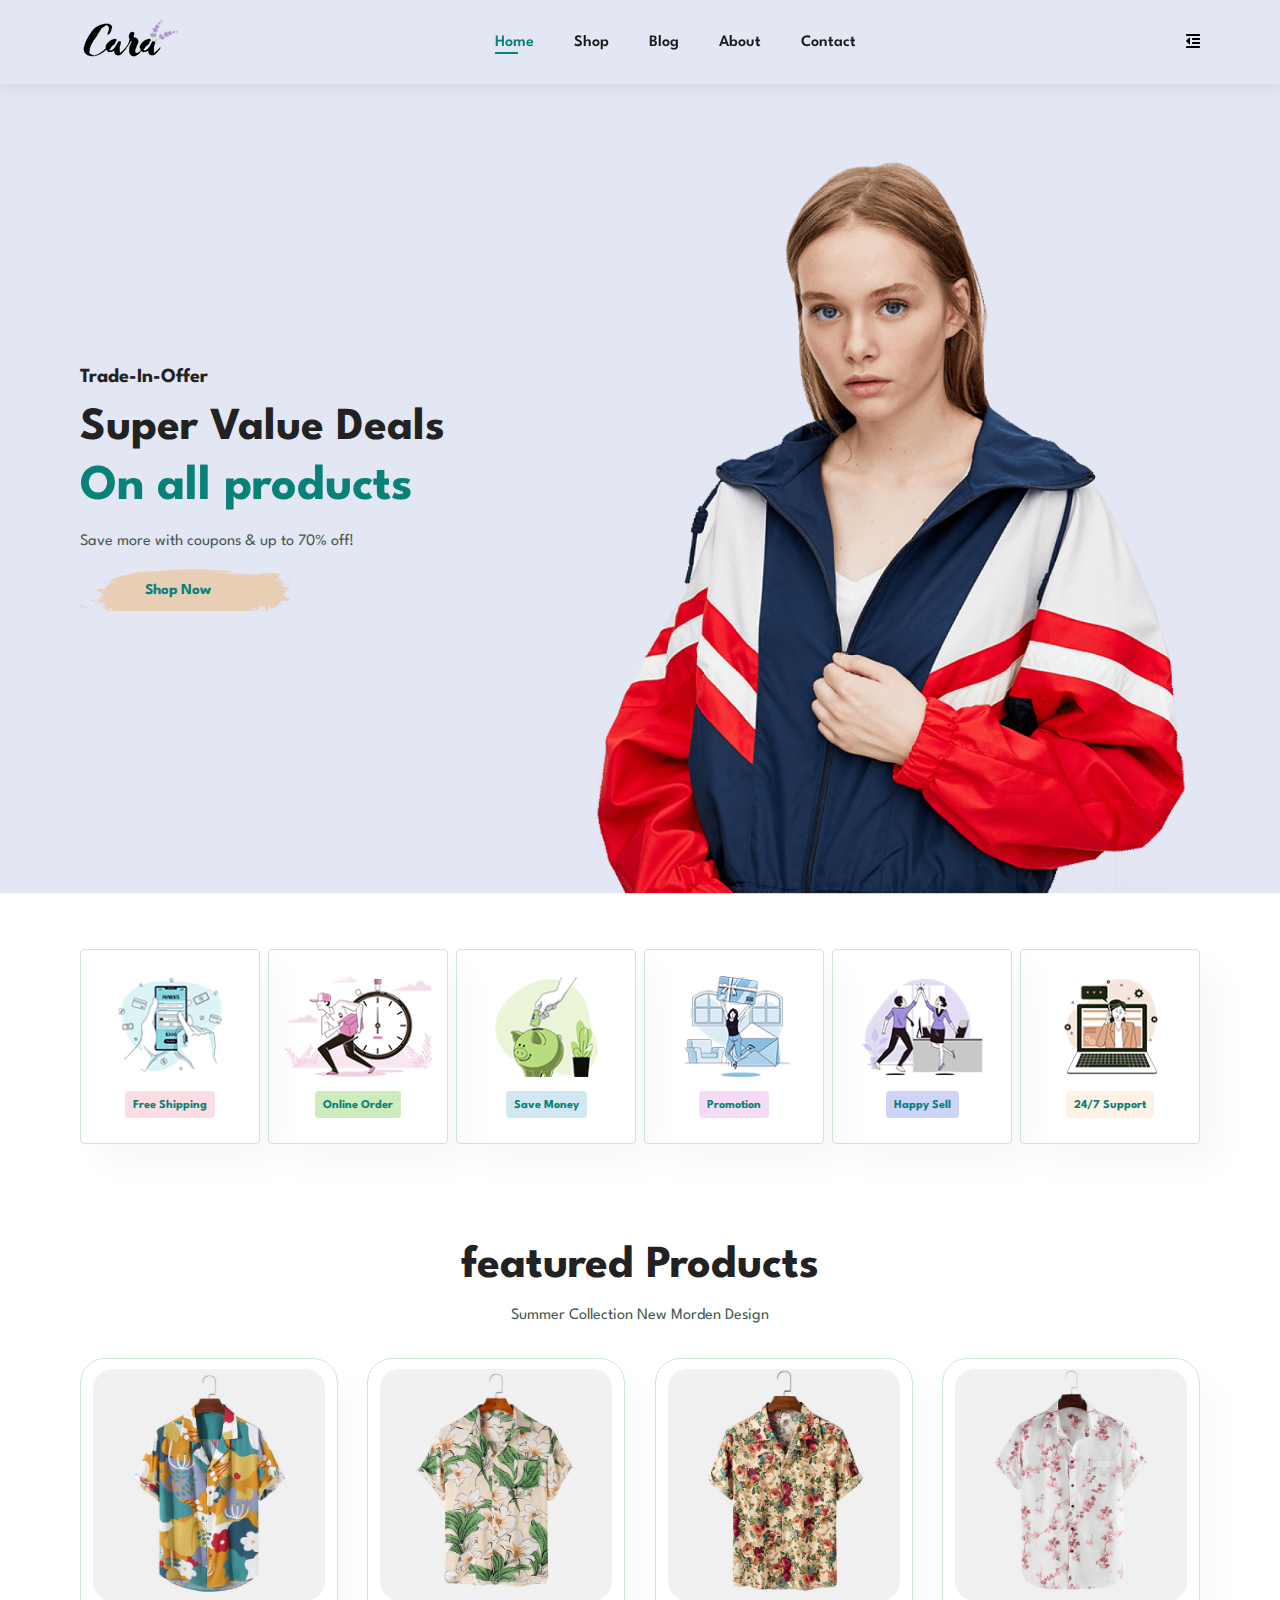
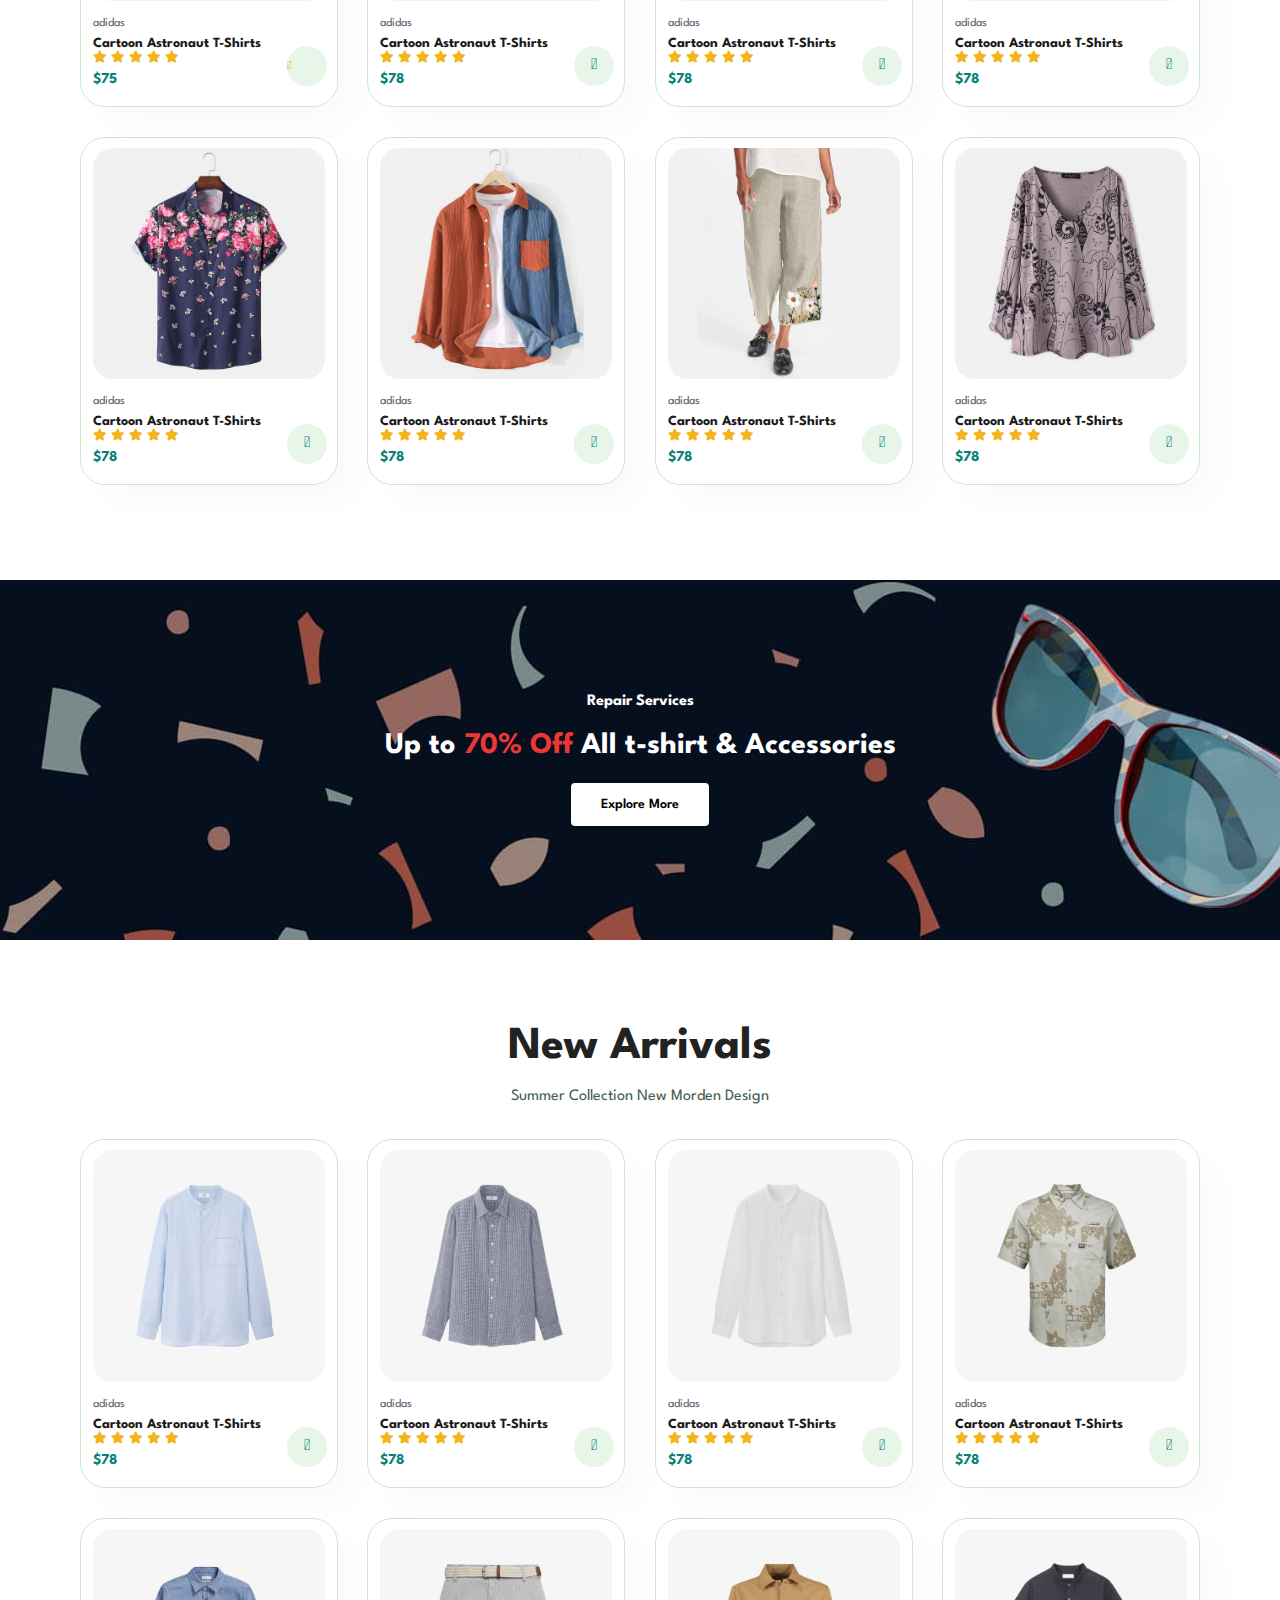
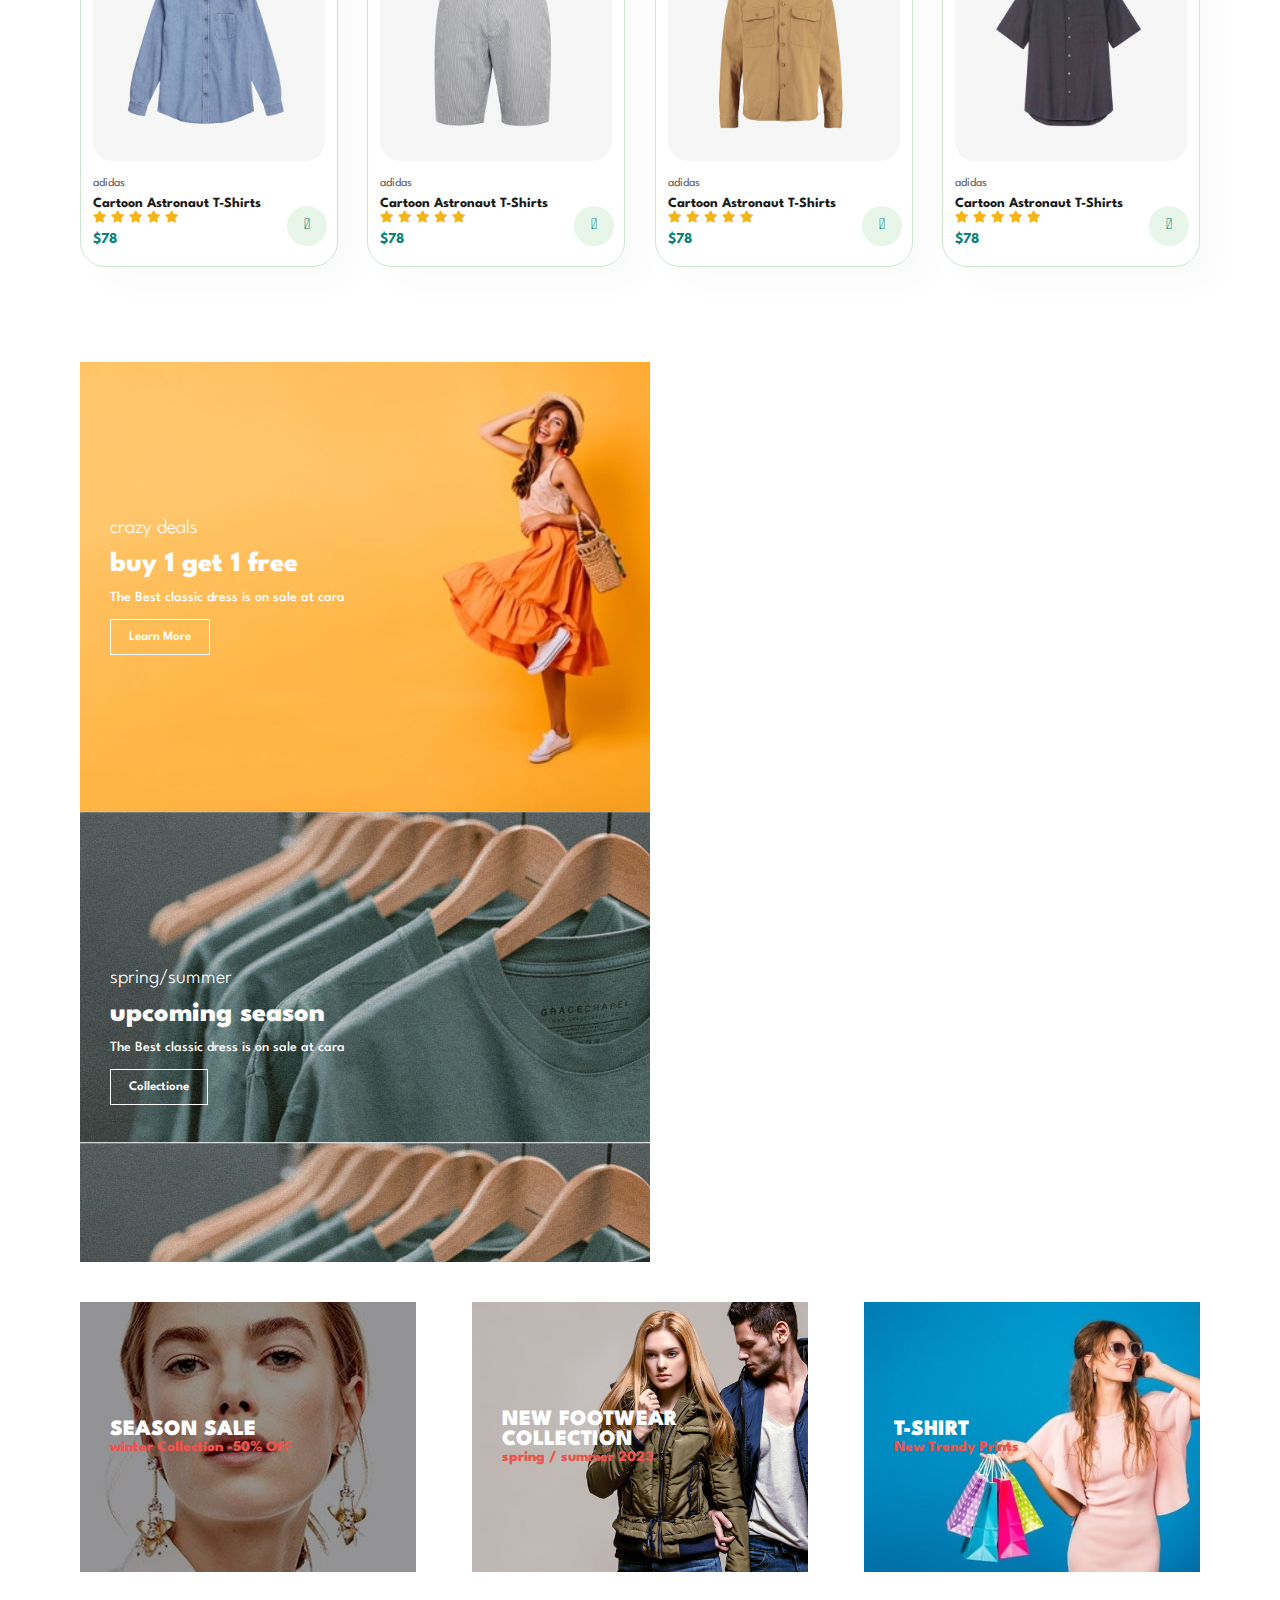
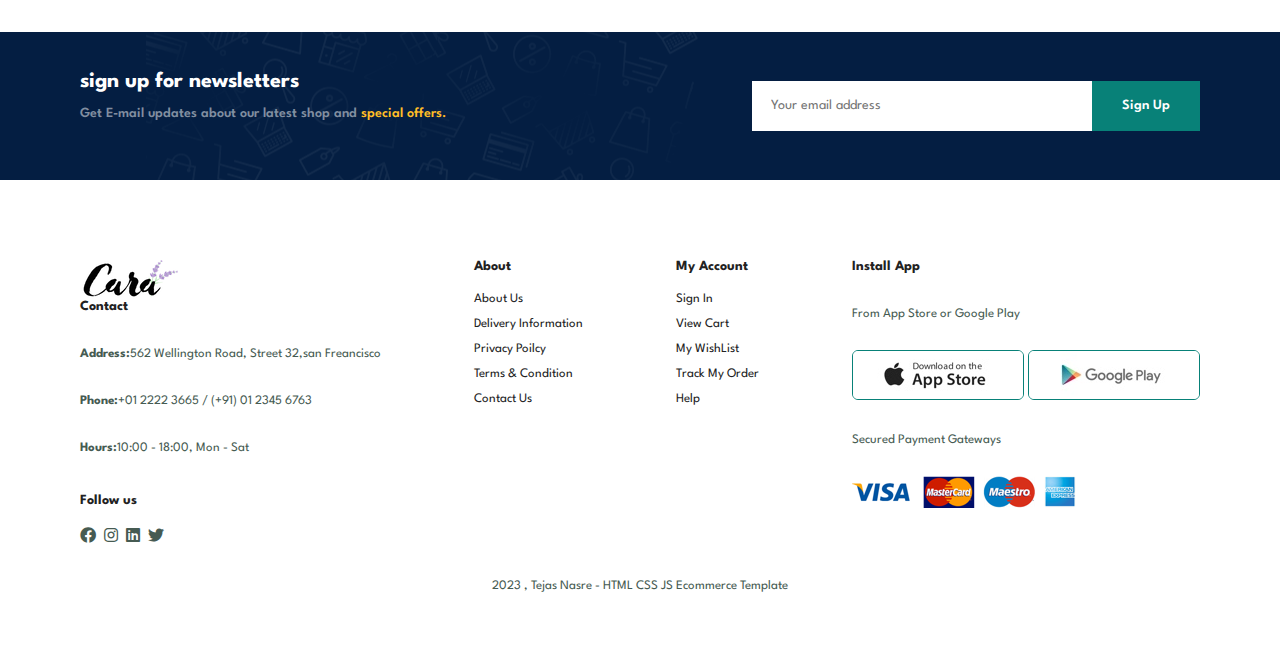
<file: index.html>
<!DOCTYPE html>
<html lang="en">
<head>
    <meta charset="UTF-8">
    <meta name="viewport" content="width=device-width, initial-scale=1.0">
    <title>Tech2etc Ecommerce Tutorial</title>
    <link rel="stylesheet" href="style.css">
    <link rel="stylesheet" href="https://pro.fontawesome.com/releases/v5.10.0/css/all.css" />
</head>
<body>
    <section id="header">
        <a href="#"><img src="./images/logo.png" alt="logo"></a>

        <div>
            <ul id="navbar">
                <li><a class="active" href="index.html">Home</a></li>
                <li><a href="shop.html">Shop</a></li>
                <li><a href="blog.html">Blog</a></li>
                <li><a href="about.html">About</a></li>
                <li><a href="contact.html">Contact</a></li>
                <li><a href="cart.html"><i class="far fa-shopping-bag"></i></a></li>
                <a href="#" id="close"><i class="fas fa-times"></i></a>
            </ul>
        </div>
        <div class="mobile">
            <i id="bar" class="fas fa-outdent"></i>
        </div>
    </section>

    <section id="hero">
        <h4>Trade-In-Offer</h4>
        <h2>Super Value Deals</h2>
        <h1>On all products</h1>
        <p>Save more with coupons & up to 70% off!</p>
        <button> Shop Now</button>
    </section>

    <section id="feature" class="section-p1">
        <div class="fe-box">
            <img src="./images/features/f1.png" alt="F-1">
            <h6>Free Shipping</h6>
        </div>
        <div class="fe-box">
            <img src="./images/features/f2.png" alt="F-1">
            <h6>Online Order</h6>
        </div>
        <div class="fe-box">
            <img src="./images/features/f3.png" alt="F-1">
            <h6>Save Money</h6>
        </div>
        <div class="fe-box">
            <img src="./images/features/f4.png" alt="F-1">
            <h6>Promotion</h6>
        </div>
        <div class="fe-box">
            <img src="./images/features/f5.png" alt="F-1">
            <h6>Happy Sell</h6>
        </div>
        <div class="fe-box">
            <img src="./images/features/f6.png" alt="F-1">
            <h6>24/7 Support</h6>
        </div>
    </section>

    <section id="product1" class="section-p1">
        <h2>featured Products</h2>
        <p>Summer Collection New Morden Design</p>
        <div class="pro-container">
            <div class="pro">
                <img src="./images/products/f1.jpg" alt="P-1">
                <div class="des">
                    <span>adidas</span>
                    <h5>Cartoon Astronaut T-Shirts</h5>
                    <div class="star">
                        <i class="fas fa-star"></i>
                        <i class="fas fa-star"></i>
                        <i class="fas fa-star"></i>
                        <i class="fas fa-star"></i>
                        <i class="fas fa-star"></i>
                    </div>
                    <h4>$75</h4>
                    <a href="#" class="cart"><i class="fal fa-shopping-cart"></i></a>
                </div>
            </div>
            <div class="pro">
                <img src="./images/products/f2.jpg" alt="P-2">
                <div class="des">
                    <span>adidas</span>
                    <h5>Cartoon Astronaut T-Shirts</h5>
                    <div class="star">
                        <i class="fas fa-star"></i>
                        <i class="fas fa-star"></i>
                        <i class="fas fa-star"></i>
                        <i class="fas fa-star"></i>
                        <i class="fas fa-star"></i>
                    </div>
                    <h4>$78</h4>
                </div>
                <a href="#" class="cart"><i class="fal fa-shopping-cart"></i></a>
            </div>
            <div class="pro">
                <img src="./images/products/f3.jpg" alt="P-3">
                <div class="des">
                    <span>adidas</span>
                    <h5>Cartoon Astronaut T-Shirts</h5>
                    <div class="star">
                        <i class="fas fa-star"></i>
                        <i class="fas fa-star"></i>
                        <i class="fas fa-star"></i>
                        <i class="fas fa-star"></i>
                        <i class="fas fa-star"></i>
                    </div>
                    <h4>$78</h4>
                </div>
                <a href="#" class="cart"><i class="fal fa-shopping-cart"></i></a>
            </div>
            <div class="pro">
                <img src="./images/products/f4.jpg" alt="P-4">
                <div class="des">
                    <span>adidas</span>
                    <h5>Cartoon Astronaut T-Shirts</h5>
                    <div class="star">
                        <i class="fas fa-star"></i>
                        <i class="fas fa-star"></i>
                        <i class="fas fa-star"></i>
                        <i class="fas fa-star"></i>
                        <i class="fas fa-star"></i>
                    </div>
                    <h4>$78</h4>
                </div>
                <a href="#" class="cart"><i class="fal fa-shopping-cart"></i></a>
            </div>
            <div class="pro">
                <img src="./images/products/f5.jpg" alt="P-5">
                <div class="des">
                    <span>adidas</span>
                    <h5>Cartoon Astronaut T-Shirts</h5>
                    <div class="star">
                        <i class="fas fa-star"></i>
                        <i class="fas fa-star"></i>
                        <i class="fas fa-star"></i>
                        <i class="fas fa-star"></i>
                        <i class="fas fa-star"></i>
                    </div>
                    <h4>$78</h4>
                </div>
                <a href="#" class="cart"><i class="fal fa-shopping-cart"></i></a>
            </div>
            <div class="pro">
                <img src="./images/products/f6.jpg" alt="P-6">
                <div class="des">
                    <span>adidas</span>
                    <h5>Cartoon Astronaut T-Shirts</h5>
                    <div class="star">
                        <i class="fas fa-star"></i>
                        <i class="fas fa-star"></i>
                        <i class="fas fa-star"></i>
                        <i class="fas fa-star"></i>
                        <i class="fas fa-star"></i>
                    </div>
                    <h4>$78</h4>
                </div>
                <a href="#" class="cart"><i class="fal fa-shopping-cart"></i></a>
            </div>
            <div class="pro">
                <img src="./images/products/f7.jpg" alt="P-7">
                <div class="des">
                    <span>adidas</span>
                    <h5>Cartoon Astronaut T-Shirts</h5>
                    <div class="star">
                        <i class="fas fa-star"></i>
                        <i class="fas fa-star"></i>
                        <i class="fas fa-star"></i>
                        <i class="fas fa-star"></i>
                        <i class="fas fa-star"></i>
                    </div>
                    <h4>$78</h4>
                </div>
                <a href="#" class="cart"><i class="fal fa-shopping-cart"></i></a>
            </div>
            <div class="pro">
                <img src="./images/products/f8.jpg" alt="P-8">
                <div class="des">
                    <span>adidas</span>
                    <h5>Cartoon Astronaut T-Shirts</h5>
                    <div class="star">
                        <i class="fas fa-star"></i>
                        <i class="fas fa-star"></i>
                        <i class="fas fa-star"></i>
                        <i class="fas fa-star"></i>
                        <i class="fas fa-star"></i>
                    </div>
                    <h4>$78</h4>
                </div>
                <a href="#" class="cart"><i class="fal fa-shopping-cart"></i></a>
            </div>
        </div>
    </section>

    <section id="banner" class="section-m1">
        <h4>Repair Services</h4>
        <h2>Up to <span>70% Off</span> All t-shirt & Accessories</h2>
        <button class="normal">Explore More</button>
    </section>
    
    <section id="product1" class="section-p1">
        <h2>New Arrivals</h2>
        <p>Summer Collection New Morden Design</p>
        <div class="pro-container">
            <div class="pro">
                <img src="./images/products/n1.jpg" alt="N-1">
                <div class="des">
                    <span>adidas</span>
                    <h5>Cartoon Astronaut T-Shirts</h5>
                    <div class="star">
                        <i class="fas fa-star"></i>
                        <i class="fas fa-star"></i>
                        <i class="fas fa-star"></i>
                        <i class="fas fa-star"></i>
                        <i class="fas fa-star"></i>
                    </div>
                    <h4>$78</h4>
                </div>
                <a href="#" class="cart"><i class="fal fa-shopping-cart"></i></a>
            </div>
            <div class="pro">
                <img src="./images/products/n2.jpg" alt="N-2">
                <div class="des">
                    <span>adidas</span>
                    <h5>Cartoon Astronaut T-Shirts</h5>
                    <div class="star">
                        <i class="fas fa-star"></i>
                        <i class="fas fa-star"></i>
                        <i class="fas fa-star"></i>
                        <i class="fas fa-star"></i>
                        <i class="fas fa-star"></i>
                    </div>
                    <h4>$78</h4>
                </div>
                <a href="#" class="cart"><i class="fal fa-shopping-cart"></i></a>
            </div>
            <div class="pro">
                <img src="./images/products/n3.jpg" alt="N-3">
                <div class="des">
                    <span>adidas</span>
                    <h5>Cartoon Astronaut T-Shirts</h5>
                    <div class="star">
                        <i class="fas fa-star"></i>
                        <i class="fas fa-star"></i>
                        <i class="fas fa-star"></i>
                        <i class="fas fa-star"></i>
                        <i class="fas fa-star"></i>
                    </div>
                    <h4>$78</h4>
                </div>
                <a href="#" class="cart"><i class="fal fa-shopping-cart"></i></a>
            </div>
            <div class="pro">
                <img src="./images/products/n4.jpg" alt="N-4">
                <div class="des">
                    <span>adidas</span>
                    <h5>Cartoon Astronaut T-Shirts</h5>
                    <div class="star">
                        <i class="fas fa-star"></i>
                        <i class="fas fa-star"></i>
                        <i class="fas fa-star"></i>
                        <i class="fas fa-star"></i>
                        <i class="fas fa-star"></i>
                    </div>
                    <h4>$78</h4>
                </div>
                <a href="#" class="cart"><i class="fal fa-shopping-cart"></i></a>
            </div>
            <div class="pro">
                <img src="./images/products/n5.jpg" alt="N-5">
                <div class="des">
                    <span>adidas</span>
                    <h5>Cartoon Astronaut T-Shirts</h5>
                    <div class="star">
                        <i class="fas fa-star"></i>
                        <i class="fas fa-star"></i>
                        <i class="fas fa-star"></i>
                        <i class="fas fa-star"></i>
                        <i class="fas fa-star"></i>
                    </div>
                    <h4>$78</h4>
                </div>
                <a href="#" class="cart"><i class="fal fa-shopping-cart"></i></a>
            </div>
            <div class="pro">
                <img src="./images/products/n6.jpg" alt="N-6">
                <div class="des">
                    <span>adidas</span>
                    <h5>Cartoon Astronaut T-Shirts</h5>
                    <div class="star">
                        <i class="fas fa-star"></i>
                        <i class="fas fa-star"></i>
                        <i class="fas fa-star"></i>
                        <i class="fas fa-star"></i>
                        <i class="fas fa-star"></i>
                    </div>
                    <h4>$78</h4>
                </div>
                <a href="#" class="cart"><i class="fal fa-shopping-cart"></i></a>
            </div>
            <div class="pro">
                <img src="./images/products/n7.jpg" alt="N-7">
                <div class="des">
                    <span>adidas</span>
                    <h5>Cartoon Astronaut T-Shirts</h5>
                    <div class="star">
                        <i class="fas fa-star"></i>
                        <i class="fas fa-star"></i>
                        <i class="fas fa-star"></i>
                        <i class="fas fa-star"></i>
                        <i class="fas fa-star"></i>
                    </div>
                    <h4>$78</h4>
                </div>
                <a href="#" class="cart"><i class="fal fa-shopping-cart"></i></a>
            </div>
            <div class="pro">
                <img src="./images/products/n8.jpg" alt="N-8">
                <div class="des">
                    <span>adidas</span>
                    <h5>Cartoon Astronaut T-Shirts</h5>
                    <div class="star">
                        <i class="fas fa-star"></i>
                        <i class="fas fa-star"></i>
                        <i class="fas fa-star"></i>
                        <i class="fas fa-star"></i>
                        <i class="fas fa-star"></i>
                    </div>
                    <h4>$78</h4>
                </div>
                <a href="#" class="cart"><i class="fal fa-shopping-cart"></i></a>
            </div>
            
            </div>
        </div>
    </section>

    <section id="sm-banner" class="section-p1">
        <div class="bannner-box">
            <h4>crazy deals</h4>
            <h2>buy 1 get 1 free</h2>
            <span>The Best classic dress is on sale at cara</span>
            <button class="white">Learn More</button>
        </div>
        <div class="bannner-box">
            <h4>spring/summer</h4>
            <h2>upcoming season</h2>
            <span>The Best classic dress is on sale at cara</span>
            <button class="white">Collectione</button>
        </div>
    </section>

    <section id="banner3">
        <div class="banner-box">
            <h4>SEASON SALE</h4>
            <h3>winter Collection -50% OFF</h3>
        </div>
        <div class="banner-box banner-box2">
            <h4>NEW FOOTWEAR COLLECTION</h4>
            <h3>spring / summer 2023</h3>
        </div>
        <div class="banner-box banner-box3">
            <h4>T-SHIRT</h4>
            <h3>New Trendy Prints</h3>
        </div>
    </section>

    <section id="newsletter" class="section-p1 section-m1">
        <div class="newstext">
            <h4>sign up for newsletters</h4>
            <p>Get E-mail updates about our latest shop and <span>special offers.</span></p>
        </div>
        <div class="form">
            <input type="text" placeholder="Your email address">
            <button class="normal">Sign Up</button>
        </div>
    </section>

    <footer class="section-p1">
        <div class="col">
            <img src="./images/logo.png" alt="logo" class="logoS">
            <h4>Contact</h4>
            <p><strong>Address:</strong>562 Wellington Road, Street 32,san Freancisco</p>
            <p><strong>Phone:</strong>+01 2222 3665 / (+91) 01 2345 6763</p>
            <p><strong>Hours:</strong>10:00 - 18:00, Mon - Sat</p>
            <div class="follow">
                <h4>Follow us</h4>
                <div class="icon">
                    <i class="fab fa-facebook"></i>
                    <i class="fab fa-instagram"></i>
                    <i class="fab fa-linkedin"></i>
                    <i class="fab fa-twitter"></i>
                </div>
            </div>
        </div>
        <div class="col">
            <h4>About</h4>
            <a href="#">About Us</a>
            <a href="#">Delivery Information</a>
            <a href="#">Privacy Poilcy</a>
            <a href="#">Terms & Condition</a>
            <a href="#">Contact Us</a>
        </div>
        <div class="col">
            <h4>My Account </h4>
            <a href="#">Sign In</a>
            <a href="#">View Cart</a>
            <a href="#">My WishList</a>
            <a href="#">Track My Order</a>
            <a href="#">Help</a>
        </div>
        <div class="col install">
            <h4>Install App</h4>
            <p>From App Store or Google Play</p>
            <div class="row">
                <img src="./images/pay/app.jpg" alt="app">
                <img src="./images/pay/play.jpg" alt="play">
            </div>
            <p>Secured Payment Gateways</p>
            <img src="./images/pay/pay.png" alt="pay">
        </div>
        <div class="copyright">
            <p>2023 , Tejas Nasre - HTML CSS JS Ecommerce Template</p>
        </div>
    </footer>

    <script src="./script.js"></script>
</body>
</html>
</file>
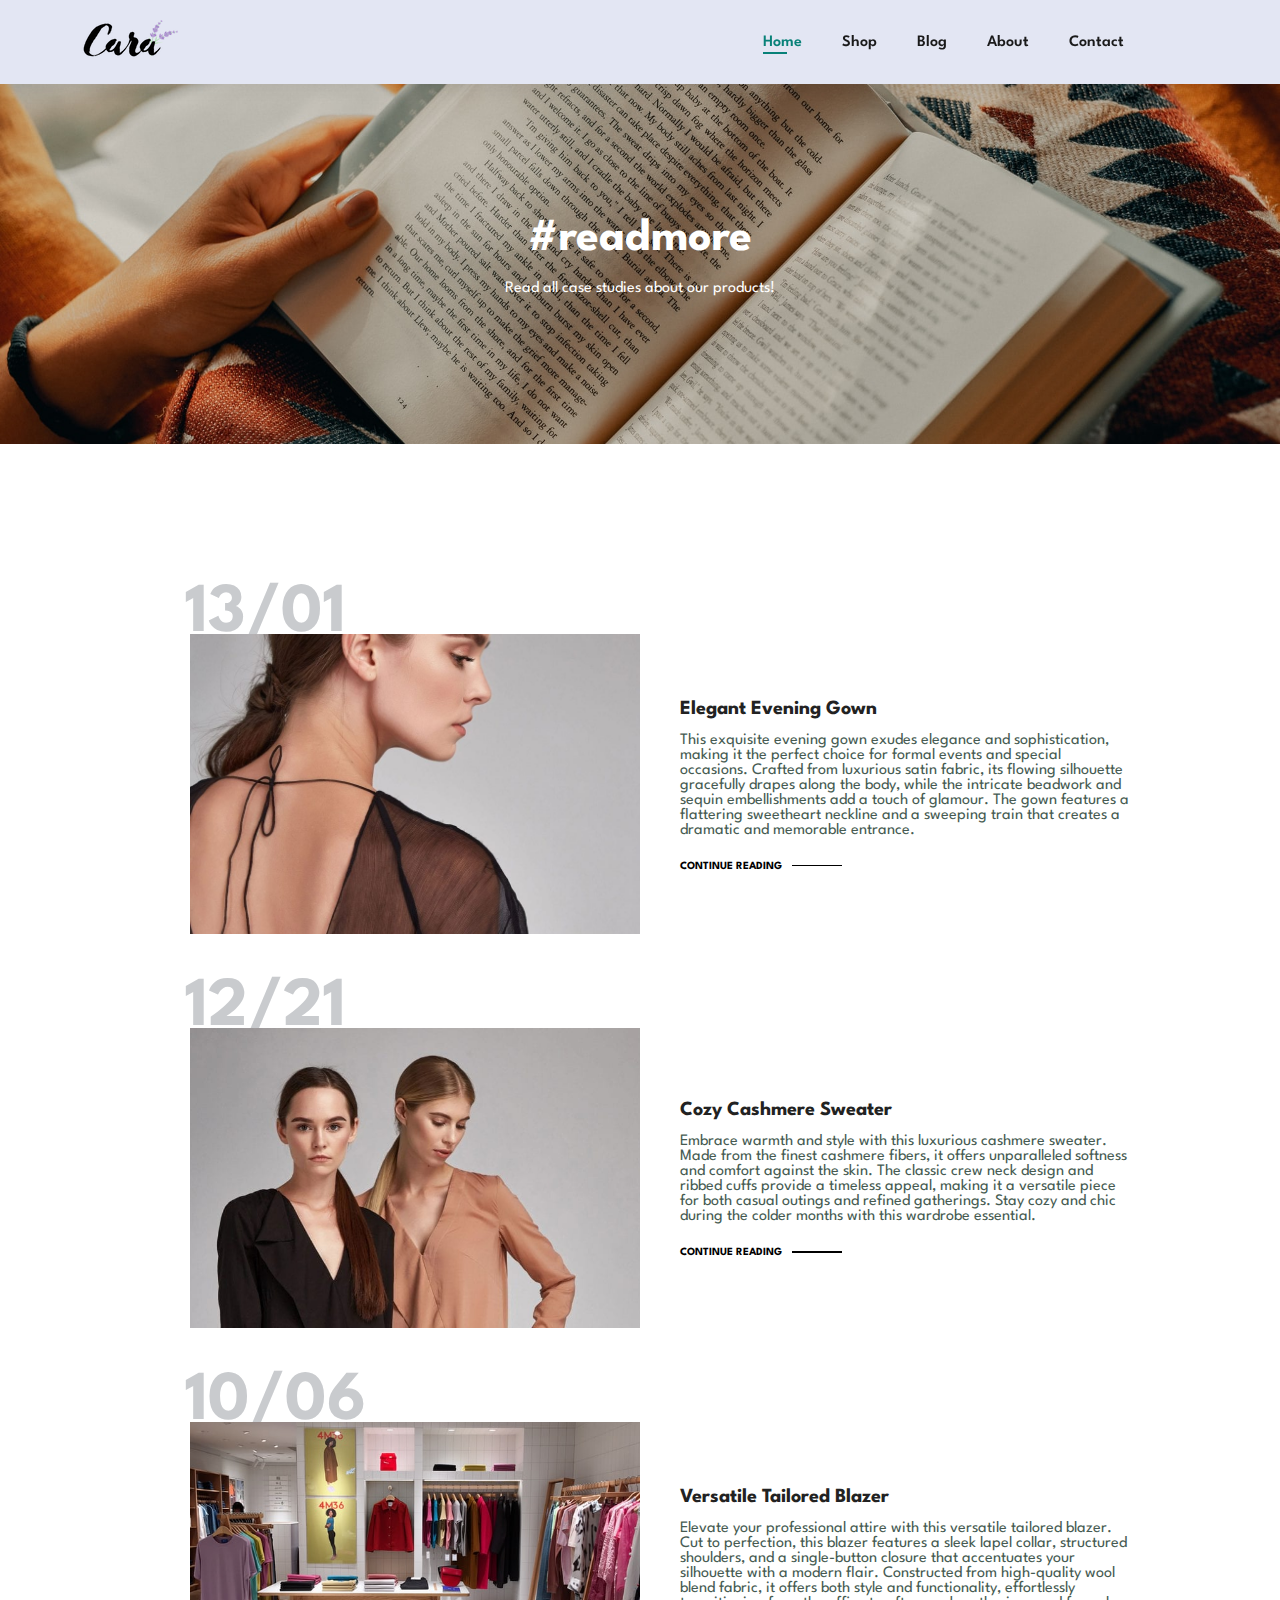
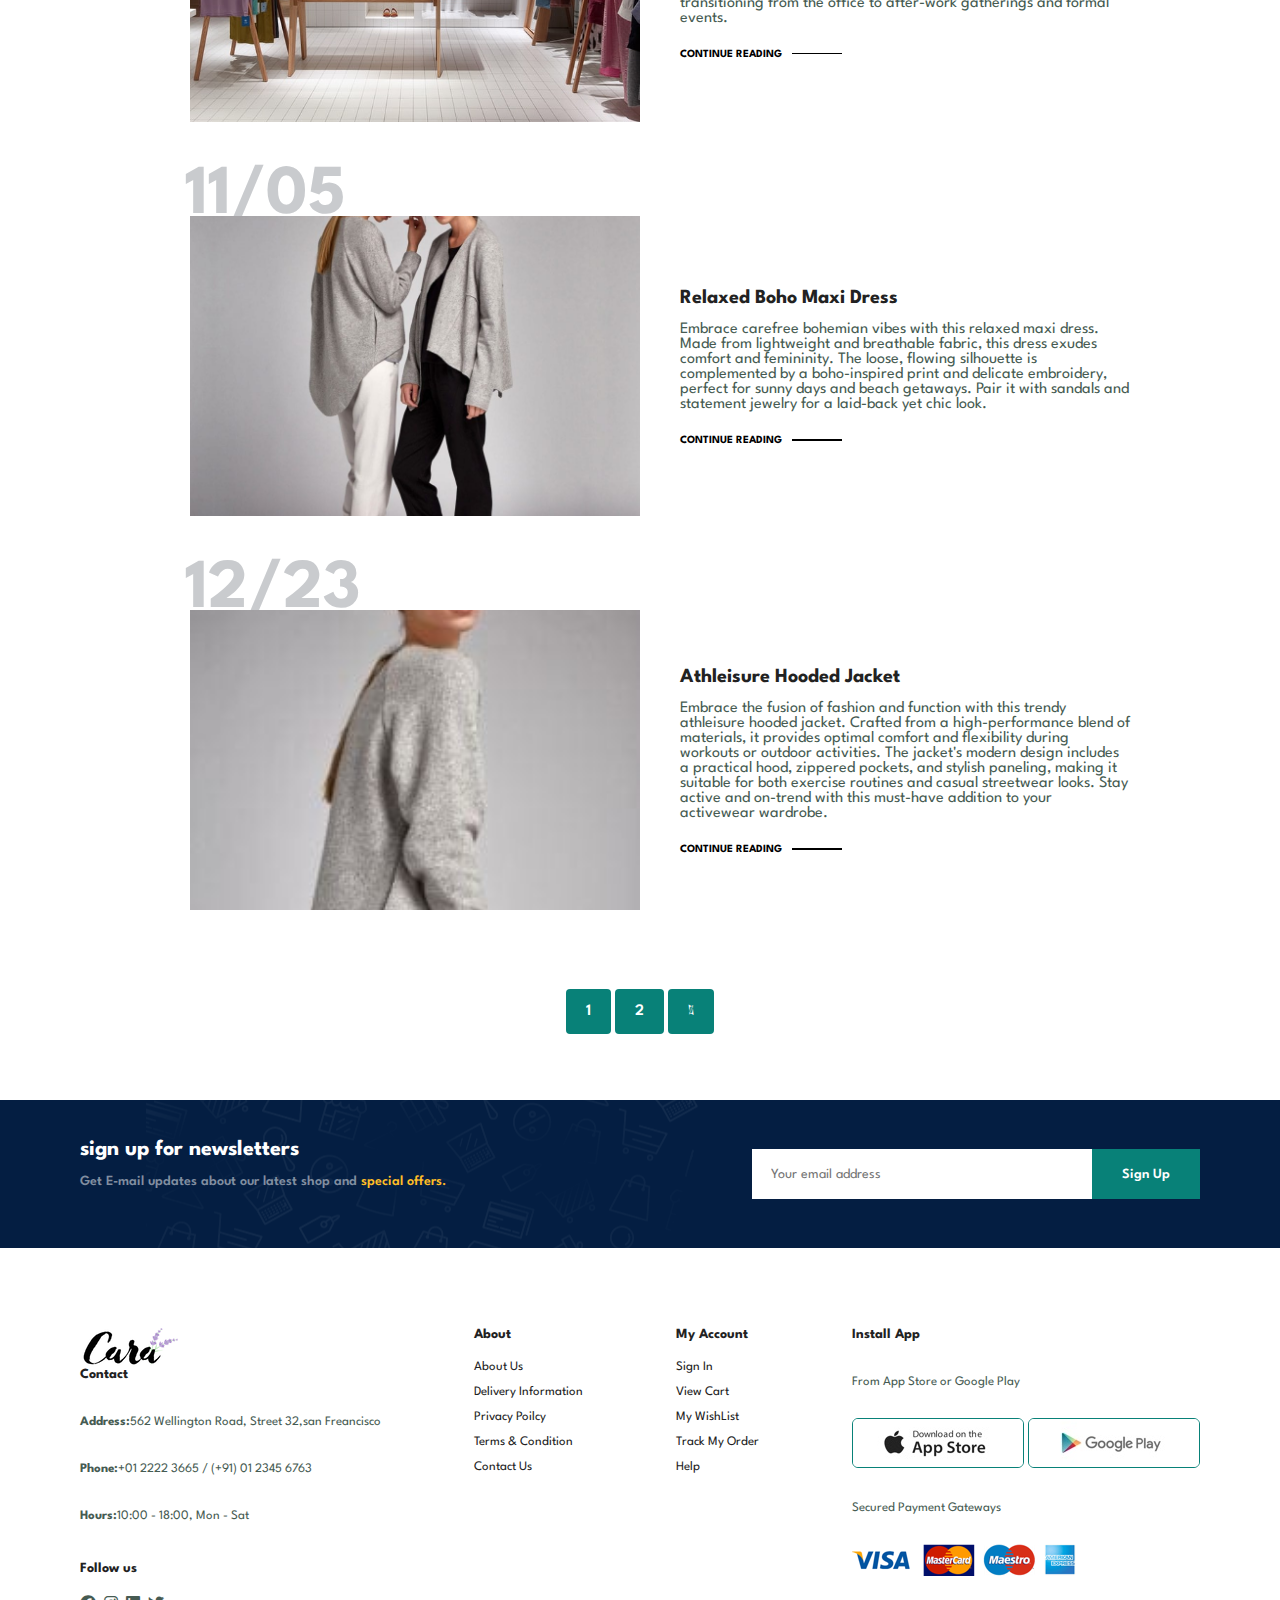
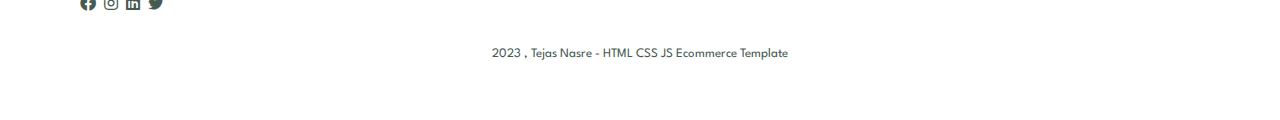
<file: blog.html>
<!DOCTYPE html>
<html lang="en">
<head>
    <meta charset="UTF-8">
    <meta name="viewport" content="width=device-width, initial-scale=1.0">
    <title>Tech2etc Ecommerce Tutorial</title>
    <link rel="stylesheet" href="style.css">
    <link rel="stylesheet" href="https://pro.fontawesome.com/releases/v5.10.0/css/all.css" />
</head>
<body>
    <section id="header">
        <a href="../index.html"><img src="../images/logo.png" alt="logo" class="logo"></a>
        <div>
            <ul id="navbar">
                <li><a class="active" href="index.html">Home</a></li>
                <li><a href="shop.html">Shop</a></li>
                <li><a href="blog.html">Blog</a></li>
                <li><a href="about.html">About</a></li>
                <li><a href="contact.html">Contact</a></li>
                <li><a href="cart.html"><i class="far fa-shopping-bag"></i></a></li>
                <a href="#" id="close"><i class="fas fa-times"></i></a>
            </ul>
        </div>
        <div id="mobile">

            <a href="./sub-pages/cart.html"><i class="fa-solid fa-bag-shopping"></i></a>
            <i id="bar" class="fa-solid fa-bars"></i>
        </div>
    </section>

    <section id="page-header" class="blog-header">
        <h2>#readmore</h2>
        <p>Read all case studies about our products!</p>
    </section> 
    <section id="blog">
        <div class="blog-box">
            <div class="blog-img">
                <img src="../images/blog/b1.jpg" alt="B-1">
            </div>
            <div class="blog-details">
                <h4>Elegant Evening Gown</h4>
                <p>This exquisite evening gown exudes elegance and sophistication, making it the perfect choice for formal events and special occasions. Crafted from luxurious satin fabric, its flowing silhouette gracefully drapes along the body, while the intricate beadwork and sequin embellishments add a touch of glamour. The gown features a flattering sweetheart neckline and a sweeping train that creates a dramatic and memorable entrance.</p>
                <a href="#">CONTINUE READING</a>
            </div>
            <h1>13/01</h1>
        </div>
        <div class="blog-box">
            <div class="blog-img">
                <img src="../images/blog/b2.jpg" alt="B-2">
            </div>
            <div class="blog-details">
                <h4>Cozy Cashmere Sweater</h4>
                <p>Embrace warmth and style with this luxurious cashmere sweater. Made from the finest cashmere fibers, it offers unparalleled softness and comfort against the skin. The classic crew neck design and ribbed cuffs provide a timeless appeal, making it a versatile piece for both casual outings and refined gatherings. Stay cozy and chic during the colder months with this wardrobe essential.</p>
                <a href="#">CONTINUE READING</a>
            </div>
            <h1>12/21</h1>
        </div>
        <div class="blog-box">
            <div class="blog-img">
                <img src="../images/blog/b3.jpg" alt="B-3">
            </div>
            <div class="blog-details">
                <h4>Versatile Tailored Blazer</h4>
                <p>Elevate your professional attire with this versatile tailored blazer. Cut to perfection, this blazer features a sleek lapel collar, structured shoulders, and a single-button closure that accentuates your silhouette with a modern flair. Constructed from high-quality wool blend fabric, it offers both style and functionality, effortlessly transitioning from the office to after-work gatherings and formal events.</p>
                <a href="#">CONTINUE READING</a>
            </div>
            <h1>10/06</h1>
        </div>
        <div class="blog-box">
            <div class="blog-img">
                <img src="../images/blog/b4.jpg" alt="B-4">
            </div>
            <div class="blog-details">
                <h4>Relaxed Boho Maxi Dress</h4>
                <p>Embrace carefree bohemian vibes with this relaxed maxi dress. Made from lightweight and breathable fabric, this dress exudes comfort and femininity. The loose, flowing silhouette is complemented by a boho-inspired print and delicate embroidery, perfect for sunny days and beach getaways. Pair it with sandals and statement jewelry for a laid-back yet chic look.</p>
                <a href="#">CONTINUE READING</a>
            </div>
            <h1>11/05</h1>
        </div>
        <div class="blog-box">
            <div class="blog-img">
                <img src="../images/blog/b5.jpg" alt="B-5">
            </div>
            <div class="blog-details">
                <h4>Athleisure Hooded Jacket</h4>
                <p>Embrace the fusion of fashion and function with this trendy athleisure hooded jacket. Crafted from a high-performance blend of materials, it provides optimal comfort and flexibility during workouts or outdoor activities. The jacket's modern design includes a practical hood, zippered pockets, and stylish paneling, making it suitable for both exercise routines and casual streetwear looks. Stay active and on-trend with this must-have addition to your activewear wardrobe.</p>
                <a href="#">CONTINUE READING</a>
            </div>
            <h1>12/23</h1>
        </div>
    </section>
    <section id="pagination" class="section-p1">
        <a href="#">1</a>
        <a href="#">2</a>
        <a href="#"><i class="fal fa-long-arrow-alt-right"></i></a>
    </section>
    </section>
    <section id="newsletter" class="section-p1 section-m1">
        <div class="newstext">
            <h4>sign up for newsletters</h4>
            <p>Get E-mail updates about our latest shop and <span>special offers.</span></p>
        </div>
        <div class="form">
            <input type="text" placeholder="Your email address">
            <button class="normal">Sign Up</button>
        </div>
    </section>
  
    <footer class="section-p1">
        <div class="col">
            <img src="../images/logo.png" alt="logo" class="logoS">
            <h4>Contact</h4>
            <p><strong>Address:</strong>562 Wellington Road, Street 32,san Freancisco</p>
            <p><strong>Phone:</strong>+01 2222 3665 / (+91) 01 2345 6763</p>
            <p><strong>Hours:</strong>10:00 - 18:00, Mon - Sat</p>
            <div class="follow">
                <h4>Follow us</h4>
                <div class="icon">
                    <i class="fab fa-facebook"></i>
                    <i class="fab fa-instagram"></i>
                    <i class="fab fa-linkedin"></i>
                    <i class="fab fa-twitter"></i>
                </div>
            </div>
        </div>
        <div class="col">
            <h4>About</h4>
            <a href="#">About Us</a>
            <a href="#">Delivery Information</a>
            <a href="#">Privacy Poilcy</a>
            <a href="#">Terms & Condition</a>
            <a href="#">Contact Us</a>
        </div>
        <div class="col">
            <h4>My Account </h4>
            <a href="#">Sign In</a>
            <a href="#">View Cart</a>
            <a href="#">My WishList</a>
            <a href="#">Track My Order</a>
            <a href="#">Help</a>
        </div>
        <div class="col install">
            <h4>Install App</h4>
            <p>From App Store or Google Play</p>
            <div class="row">
                <img src="../images/pay/app.jpg" alt="app">
                <img src="../images/pay/play.jpg" alt="play">
            </div>
            <p>Secured Payment Gateways</p>
            <img src="../images/pay/pay.png" alt="pay">
        </div>
        <div class="copyright">
            <p>2023 , Tejas Nasre - HTML CSS JS Ecommerce Template</p>
        </div>
    </footer>
    
</body>
</html>
</file>
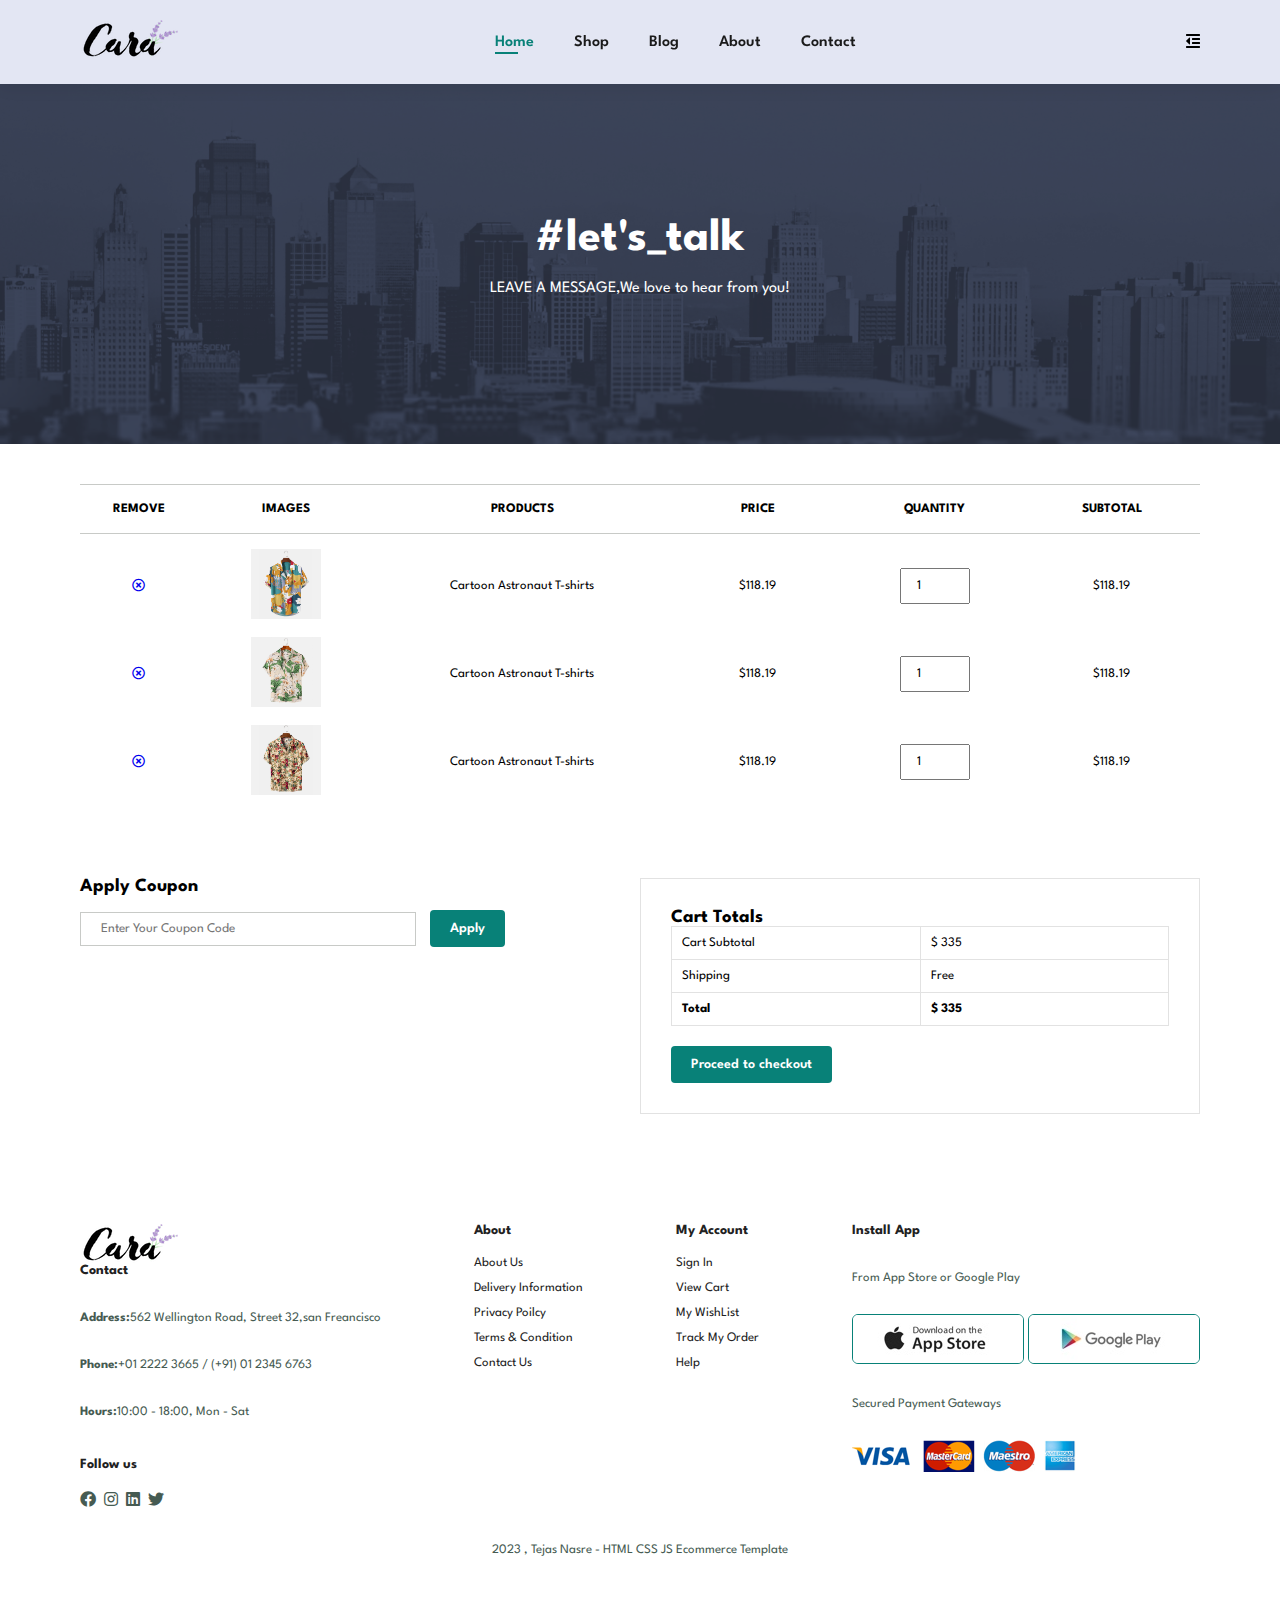
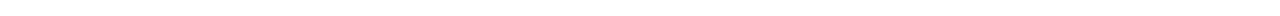
<file: cart.html>
<!DOCTYPE html>
<html lang="en">
<head>
    <meta charset="UTF-8">
    <meta name="viewport" content="width=device-width, initial-scale=1.0">
    <title>Tech2etc Ecommerce Tutorial</title>
    <link rel="stylesheet" href="style.css">
    <link rel="stylesheet" href="https://pro.fontawesome.com/releases/v5.10.0/css/all.css" />
</head>
<body>
    <section id="header">
        <a href="#"><img src="./images/logo.png" alt="logo"></a>

        <div>
            <ul id="navbar">
                <li><a class="active" href="index.html">Home</a></li>
                <li><a href="shop.html">Shop</a></li>
                <li><a href="blog.html">Blog</a></li>
                <li><a href="about.html">About</a></li>
                <li><a href="contact.html">Contact</a></li>
                <li><a href="cart.html"><i class="far fa-shopping-bag"></i></a></li>
                <a href="#" id="close"><i class="fas fa-times"></i></a>
            </ul>
        </div>
        <div class="mobile">
            <i id="bar" class="fas fa-outdent"></i>
        </div>
    </section>

    <section id="page-header" class="about-header">
        <h2>#let's_talk</h2>
        <p>LEAVE A MESSAGE,We love to hear from you!</p>
      </section>


      <section id="cart" class="section-p1">
        <table width="100%">
          <thead>
            <tr>
              <td>REMOVE</td>
              <td>IMAGES</td>
              <td>PRODUCTS</td>
              <td>PRICE</td>
              <td>QUANTITY</td>
              <td>SUBTOTAL</td>
            </tr>
          </thead>
          <tbody>
            <tr>
              <td>
                <a href="#"><i class="far fa-times-circle"></i></a>
              </td>
              <td><img src="../images/products/f1.jpg" alt="P-1" /></td>
              <td>Cartoon Astronaut T-shirts</td>
              <td>$118.19</td>
              <td><input type="number" value="1" /></td>
              <td>$118.19</td>
            </tr>
            <tr>
              <td>
                <a href="#"><i class="far fa-times-circle"></i></a>
              </td>
              <td><img src="../images/products/f2.jpg" alt="P-1" /></td>
              <td>Cartoon Astronaut T-shirts</td>
              <td>$118.19</td>
              <td><input type="number" value="1" /></td>
              <td>$118.19</td>
            </tr>
            <tr>
              <td>
                <a href="#"><i class="far fa-times-circle"></i></a>
              </td>
              <td><img src="../images/products/f3.jpg" alt="P-1" /></td>
              <td>Cartoon Astronaut T-shirts</td>
              <td>$118.19</td>
              <td><input type="number" value="1" /></td>
              <td>$118.19</td>
            </tr>
          </tbody>
        </table>
      </section>
      <section id="cart-add" class="section-p1">
        <div id="coupon">
          <h3>Apply Coupon</h3>
          <div>
            <input type="text" placeholder="Enter Your Coupon Code" />
            <button class="normal">Apply</button>
          </div>
        </div>
        <div id="sub-total">
          <h3>Cart Totals</h3>
          <table>
            <tr>
              <td>Cart Subtotal</td>
              <td>$ 335</td>
            </tr>
            <tr>
              <td>Shipping</td>
              <td>Free</td>
            </tr>
            <tr>
              <td><strong>Total</strong></td>
              <td><strong>$ 335</strong></td>
            </tr>
          </table>
          <button class="normal">Proceed to checkout</button>
        </div>
      </section>


    <footer class="section-p1">
        <div class="col">
            <img src="./images/logo.png" alt="logo" class="logoS">
            <h4>Contact</h4>
            <p><strong>Address:</strong>562 Wellington Road, Street 32,san Freancisco</p>
            <p><strong>Phone:</strong>+01 2222 3665 / (+91) 01 2345 6763</p>
            <p><strong>Hours:</strong>10:00 - 18:00, Mon - Sat</p>
            <div class="follow">
                <h4>Follow us</h4>
                <div class="icon">
                    <i class="fab fa-facebook"></i>
                    <i class="fab fa-instagram"></i>
                    <i class="fab fa-linkedin"></i>
                    <i class="fab fa-twitter"></i>
                </div>
            </div>
        </div>
        <div class="col">
            <h4>About</h4>
            <a href="#">About Us</a>
            <a href="#">Delivery Information</a>
            <a href="#">Privacy Poilcy</a>
            <a href="#">Terms & Condition</a>
            <a href="#">Contact Us</a>
        </div>
        <div class="col">
            <h4>My Account </h4>
            <a href="#">Sign In</a>
            <a href="#">View Cart</a>
            <a href="#">My WishList</a>
            <a href="#">Track My Order</a>
            <a href="#">Help</a>
        </div>
        <div class="col install">
            <h4>Install App</h4>
            <p>From App Store or Google Play</p>
            <div class="row">
                <img src="./images/pay/app.jpg" alt="app">
                <img src="./images/pay/play.jpg" alt="play">
            </div>
            <p>Secured Payment Gateways</p>
            <img src="./images/pay/pay.png" alt="pay">
        </div>
        <div class="copyright">
            <p>2023 , Tejas Nasre - HTML CSS JS Ecommerce Template</p>
        </div>
    </footer>

    <script src="./script.js"></script>
</body>
</html>
</file>
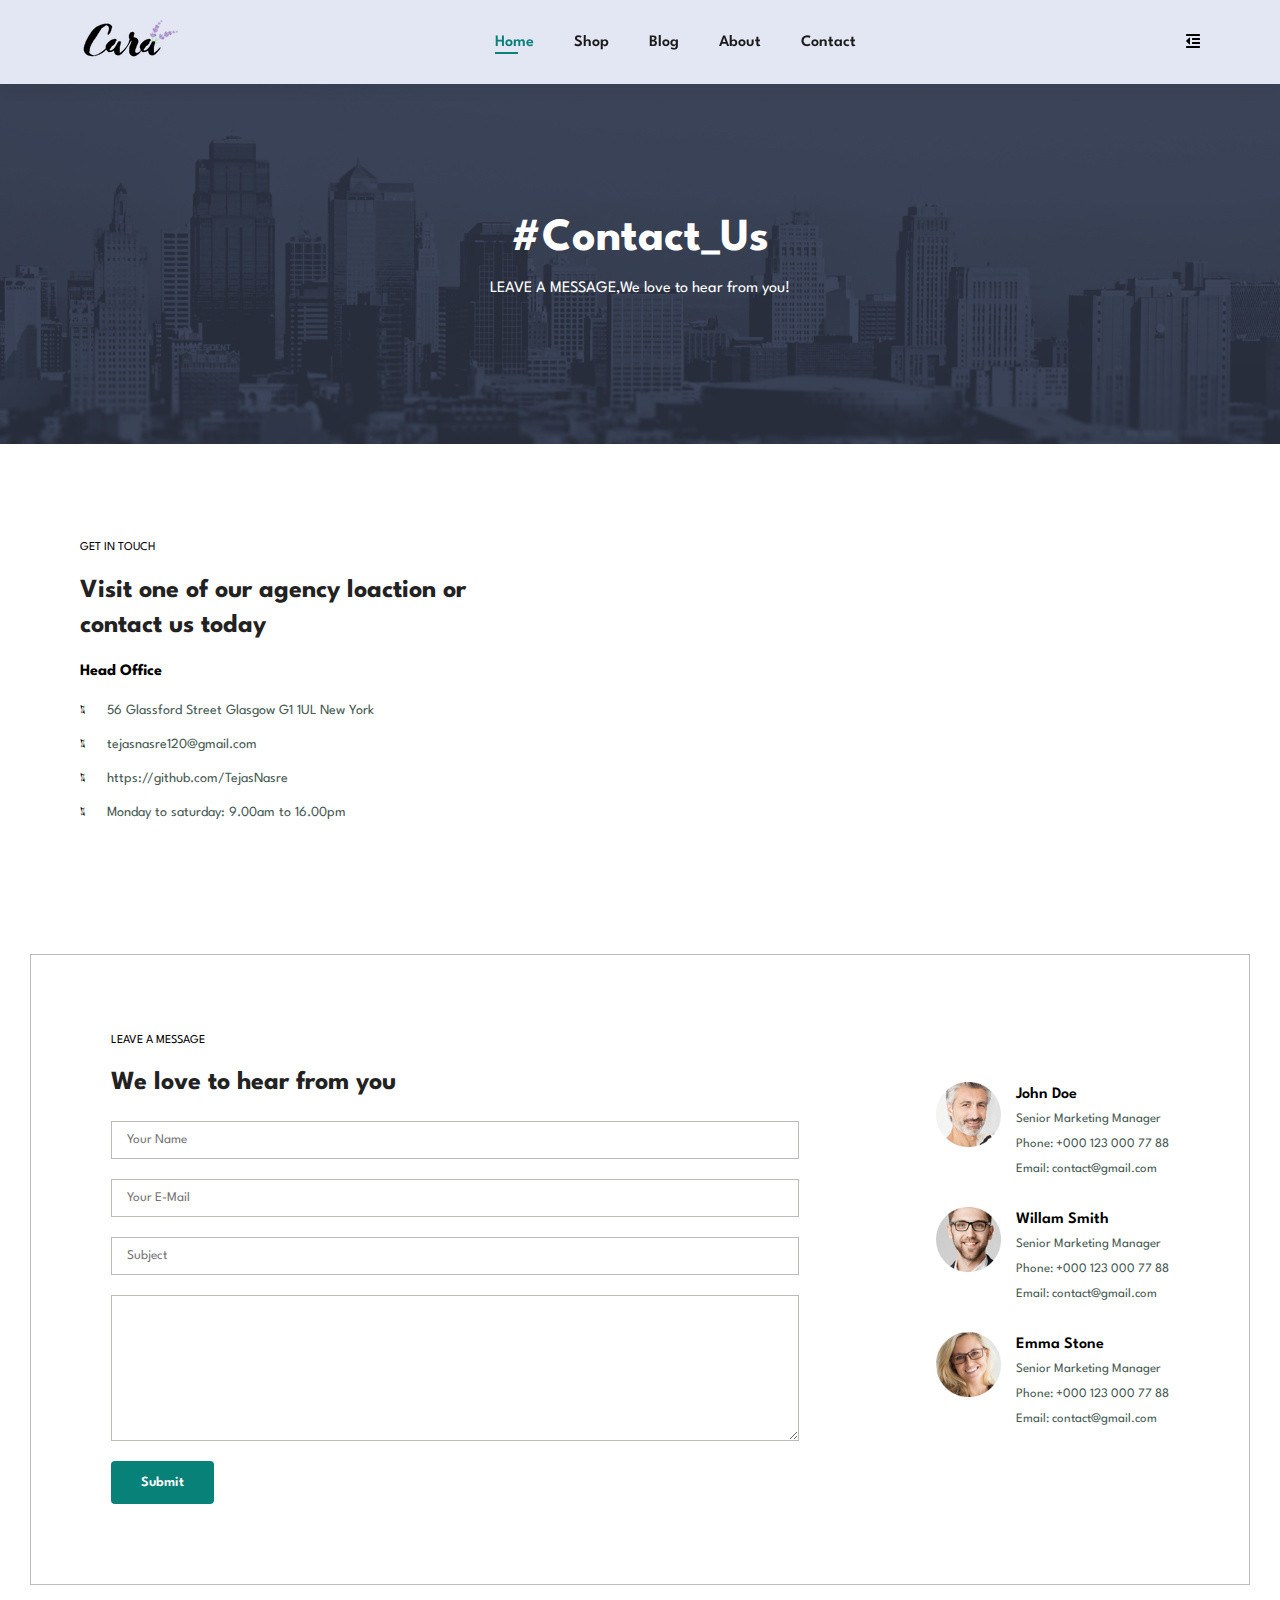
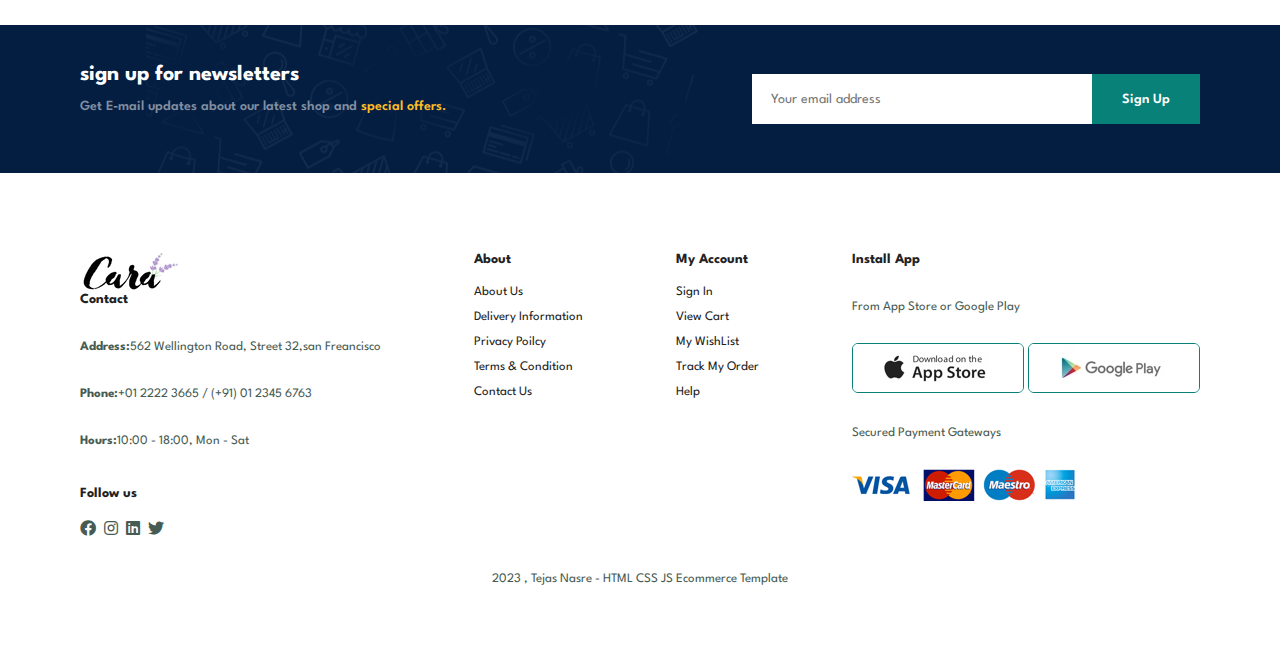
<file: contact.html>
<!DOCTYPE html>
<html lang="en">
<head>
    <meta charset="UTF-8">
    <meta name="viewport" content="width=device-width, initial-scale=1.0">
    <title>Tech2etc Ecommerce Tutorial</title>
    <link rel="stylesheet" href="style.css">
    <link rel="stylesheet" href="https://pro.fontawesome.com/releases/v5.10.0/css/all.css" />
</head>
<body>
    <section id="header">
        <a href="#"><img src="./images/logo.png" alt="logo"></a>

        <div>
            <ul id="navbar">
                <li><a class="active" href="index.html">Home</a></li>
                <li><a href="shop.html">Shop</a></li>
                <li><a href="blog.html">Blog</a></li>
                <li><a href="about.html">About</a></li>
                <li><a href="contact.html">Contact</a></li>
                <li><a href="cart.html"><i class="far fa-shopping-bag"></i></a></li>
                <a href="#" id="close"><i class="fas fa-times"></i></a>
            </ul>
        </div>
        <div class="mobile">
            <i id="bar" class="fas fa-outdent"></i>
        </div>
    </section>

    <section id="page-header" class="about-header">
        <h2>#Contact_Us</h2>
        <p>LEAVE A MESSAGE,We love to hear from you!</p>
      </section>

      <section id="contact-details" class="section-p1">
        <div class="details">
          <span>GET IN TOUCH</span>
          <h2>Visit one of our agency loaction or contact us today</h2>
          <h3>Head Office</h3>
          <div>
            <li>
              <i class="fal fa-map"></i>
              <p>56 Glassford Street Glasgow G1 1UL New York</p>
            </li>
            <li>
              <i class="fal fa-envelope"></i>
              <p>tejasnasre120@gmail.com</p>
            </li>
            <li>
              <i class="fal fa-phone-alt"></i>
              <p>https://github.com/TejasNasre</p>
            </li>
            <li>
              <i class="fal fa-clock"></i>
              <p>Monday to saturday: 9.00am to 16.00pm</p>
            </li>
          </div>
        </div>
        <div class="map">
          <iframe
            src="https://www.google.com/maps/embed?pb=!1m18!1m12!1m3!1d3722.434346387409!2d79.09629137487674!3d21.09524288549252!2m3!1f0!2f0!3f0!3m2!1i1024!2i768!4f13.1!3m3!1m2!1s0x3bd4bf251fb8755d%3A0x71a961efb713a4d5!2sManewada%20-%20Besa%20Rd%2C%20Manewada%2C%20Nagpur%2C%20Maharashtra!5e0!3m2!1sen!2sin!4v1690951816909!5m2!1sen!2sin"
            width="600"
            height="450"
            style="border: 0"
            allowfullscreen=""
            loading="lazy"
            referrerpolicy="no-referrer-when-downgrade"
          ></iframe>
        </div>
      </section>
      <section id="form-details">
        <form action="">
          <span>LEAVE A MESSAGE</span>
          <h2>We love to hear from you</h2>
          <input type="text" placeholder="Your Name" />
          <input type="email" placeholder="Your E-Mail" />
          <input type="text" placeholder="Subject" />
          <textarea name="" id="" cols="30" rows="10"></textarea>
          <button type="submit" class="normal">Submit</button>
        </form>
        <div class="people">
          <div>
            <img src="../images/people/1.png" alt="P-1" />
            <p>
              <span>John Doe</span> Senior Marketing Manager <br />Phone: +000 123
              000 77 88 <br />Email: contact@gmail.com
            </p>
          </div>
          <div>
            <img src="../images/people/2.png" alt="P-1" />
            <p>
              <span>Willam Smith</span> Senior Marketing Manager <br />Phone: +000
              123 000 77 88 <br />Email: contact@gmail.com
            </p>
          </div>
          <div>
            <img src="../images/people/3.png" alt="P-1" />
            <p>
              <span>Emma Stone</span> Senior Marketing Manager <br />Phone: +000
              123 000 77 88 <br />Email: contact@gmail.com
            </p>
          </div>
        </div>
      </section>
      <section id="newsletter" class="section-p1 section-m1">
        <div class="newstext">
          <h4>sign up for newsletters</h4>
          <p>
            Get E-mail updates about our latest shop and
            <span>special offers.</span>
          </p>
        </div>
        <div class="form">
          <input type="text" placeholder="Your email address" />
          <button class="normal">Sign Up</button>
        </div>
      </section>

    <footer class="section-p1">
        <div class="col">
            <img src="./images/logo.png" alt="logo" class="logoS">
            <h4>Contact</h4>
            <p><strong>Address:</strong>562 Wellington Road, Street 32,san Freancisco</p>
            <p><strong>Phone:</strong>+01 2222 3665 / (+91) 01 2345 6763</p>
            <p><strong>Hours:</strong>10:00 - 18:00, Mon - Sat</p>
            <div class="follow">
                <h4>Follow us</h4>
                <div class="icon">
                    <i class="fab fa-facebook"></i>
                    <i class="fab fa-instagram"></i>
                    <i class="fab fa-linkedin"></i>
                    <i class="fab fa-twitter"></i>
                </div>
            </div>
        </div>
        <div class="col">
            <h4>About</h4>
            <a href="#">About Us</a>
            <a href="#">Delivery Information</a>
            <a href="#">Privacy Poilcy</a>
            <a href="#">Terms & Condition</a>
            <a href="#">Contact Us</a>
        </div>
        <div class="col">
            <h4>My Account </h4>
            <a href="#">Sign In</a>
            <a href="#">View Cart</a>
            <a href="#">My WishList</a>
            <a href="#">Track My Order</a>
            <a href="#">Help</a>
        </div>
        <div class="col install">
            <h4>Install App</h4>
            <p>From App Store or Google Play</p>
            <div class="row">
                <img src="./images/pay/app.jpg" alt="app">
                <img src="./images/pay/play.jpg" alt="play">
            </div>
            <p>Secured Payment Gateways</p>
            <img src="./images/pay/pay.png" alt="pay">
        </div>
        <div class="copyright">
            <p>2023 , Tejas Nasre - HTML CSS JS Ecommerce Template</p>
        </div>
    </footer>

    <script src="./script.js"></script>
</body>
</html>
</file>
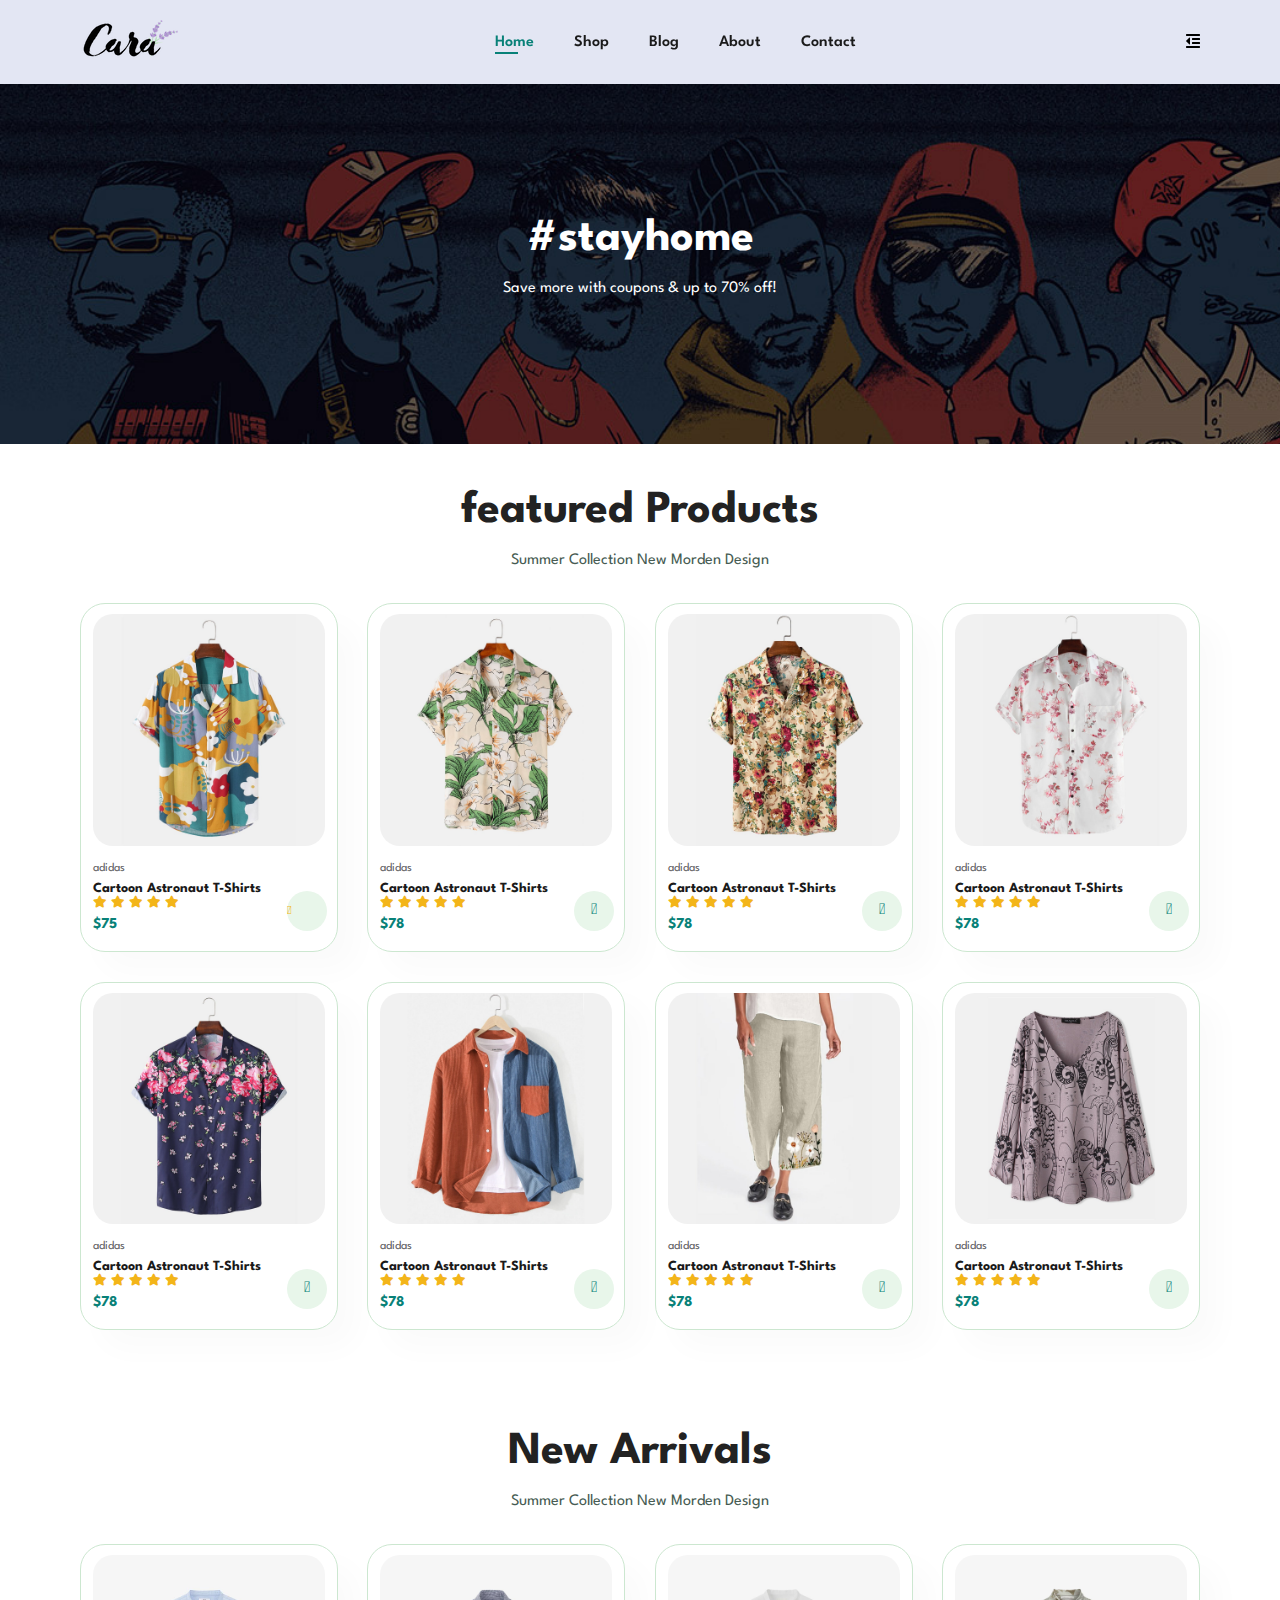
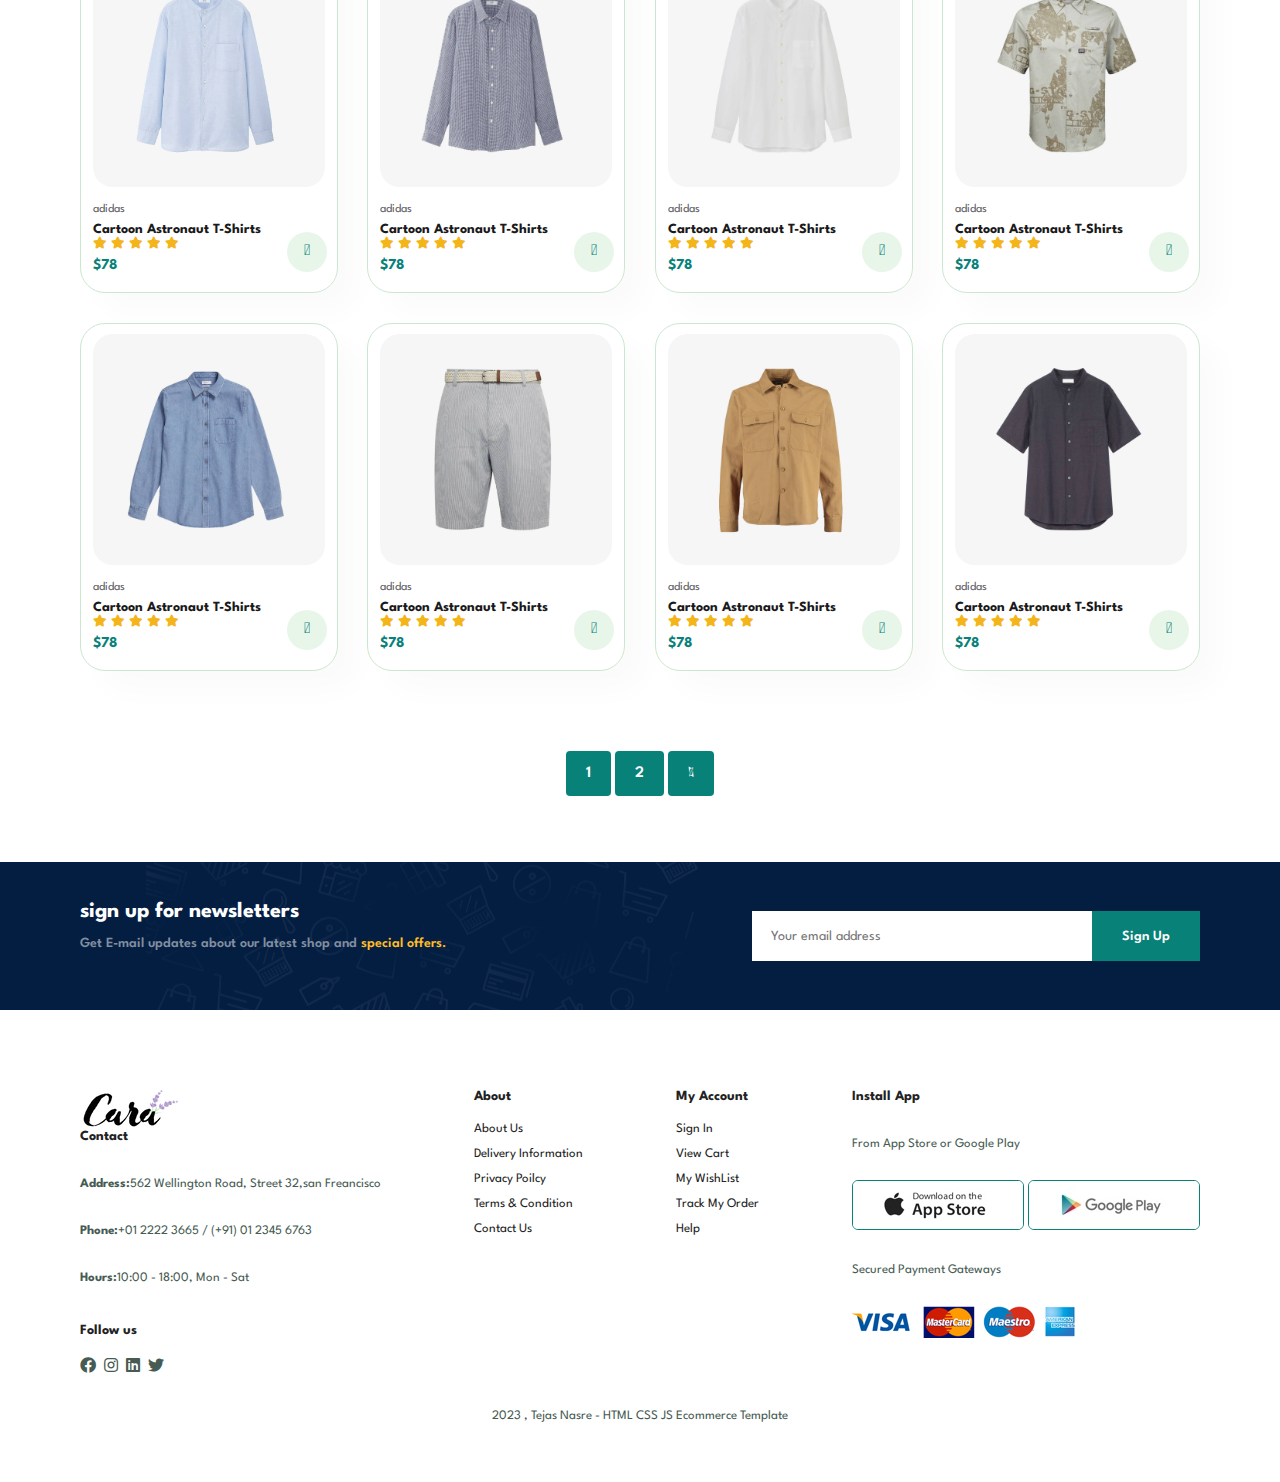
<file: shop.html>
<!DOCTYPE html>
<html lang="en">
<head>
    <meta charset="UTF-8">
    <meta name="viewport" content="width=device-width, initial-scale=1.0">
    <title>Tech2etc Ecommerce Tutorial</title>
    <link rel="stylesheet" href="style.css">
    <link rel="stylesheet" href="https://pro.fontawesome.com/releases/v5.10.0/css/all.css" />
</head>
<body>
    <section id="header">
        <a href="#"><img src="./images/logo.png" alt="logo"></a>

        <div>
            <ul id="navbar">
                <li><a class="active" href="index.html">Home</a></li>
                <li><a href="shop.html">Shop</a></li>
                <li><a href="blog.html">Blog</a></li>
                <li><a href="about.html">About</a></li>
                <li><a href="contact.html">Contact</a></li>
                <li><a href="cart.html"><i class="far fa-shopping-bag"></i></a></li>
                <a href="#" id="close"><i class="fas fa-times"></i></a>
            </ul>
        </div>
        <div class="mobile">
            <i id="bar" class="fas fa-outdent"></i>
        </div>
    </section>

    <section id="page-header">
        <h2>#stayhome</h2>
        <p>Save more with coupons & up to 70% off!</p>
    </section> 

    <section id="product1" class="section-p1">
        <h2>featured Products</h2>
        <p>Summer Collection New Morden Design</p>
        <div class="pro-container">
            <div class="pro" onclick="window.location.href='sproduct.html';" >
                <img src="./images/products/f1.jpg" alt="P-1">
                <div class="des">
                    <span>adidas</span>
                    <h5>Cartoon Astronaut T-Shirts</h5>
                    <div class="star">
                        <i class="fas fa-star"></i>
                        <i class="fas fa-star"></i>
                        <i class="fas fa-star"></i>
                        <i class="fas fa-star"></i>
                        <i class="fas fa-star"></i>
                    </div>
                    <h4>$75</h4>
                    <a href="#" class="cart"><i class="fal fa-shopping-cart"></i></a>
                </div>
            </div>
            <div class="pro">
                <img src="./images/products/f2.jpg" alt="P-2">
                <div class="des">
                    <span>adidas</span>
                    <h5>Cartoon Astronaut T-Shirts</h5>
                    <div class="star">
                        <i class="fas fa-star"></i>
                        <i class="fas fa-star"></i>
                        <i class="fas fa-star"></i>
                        <i class="fas fa-star"></i>
                        <i class="fas fa-star"></i>
                    </div>
                    <h4>$78</h4>
                </div>
                <a href="#" class="cart"><i class="fal fa-shopping-cart"></i></a>
            </div>
            <div class="pro">
                <img src="./images/products/f3.jpg" alt="P-3">
                <div class="des">
                    <span>adidas</span>
                    <h5>Cartoon Astronaut T-Shirts</h5>
                    <div class="star">
                        <i class="fas fa-star"></i>
                        <i class="fas fa-star"></i>
                        <i class="fas fa-star"></i>
                        <i class="fas fa-star"></i>
                        <i class="fas fa-star"></i>
                    </div>
                    <h4>$78</h4>
                </div>
                <a href="#" class="cart"><i class="fal fa-shopping-cart"></i></a>
            </div>
            <div class="pro">
                <img src="./images/products/f4.jpg" alt="P-4">
                <div class="des">
                    <span>adidas</span>
                    <h5>Cartoon Astronaut T-Shirts</h5>
                    <div class="star">
                        <i class="fas fa-star"></i>
                        <i class="fas fa-star"></i>
                        <i class="fas fa-star"></i>
                        <i class="fas fa-star"></i>
                        <i class="fas fa-star"></i>
                    </div>
                    <h4>$78</h4>
                </div>
                <a href="#" class="cart"><i class="fal fa-shopping-cart"></i></a>
            </div>
            <div class="pro">
                <img src="./images/products/f5.jpg" alt="P-5">
                <div class="des">
                    <span>adidas</span>
                    <h5>Cartoon Astronaut T-Shirts</h5>
                    <div class="star">
                        <i class="fas fa-star"></i>
                        <i class="fas fa-star"></i>
                        <i class="fas fa-star"></i>
                        <i class="fas fa-star"></i>
                        <i class="fas fa-star"></i>
                    </div>
                    <h4>$78</h4>
                </div>
                <a href="#" class="cart"><i class="fal fa-shopping-cart"></i></a>
            </div>
            <div class="pro">
                <img src="./images/products/f6.jpg" alt="P-6">
                <div class="des">
                    <span>adidas</span>
                    <h5>Cartoon Astronaut T-Shirts</h5>
                    <div class="star">
                        <i class="fas fa-star"></i>
                        <i class="fas fa-star"></i>
                        <i class="fas fa-star"></i>
                        <i class="fas fa-star"></i>
                        <i class="fas fa-star"></i>
                    </div>
                    <h4>$78</h4>
                </div>
                <a href="#" class="cart"><i class="fal fa-shopping-cart"></i></a>
            </div>
            <div class="pro">
                <img src="./images/products/f7.jpg" alt="P-7">
                <div class="des">
                    <span>adidas</span>
                    <h5>Cartoon Astronaut T-Shirts</h5>
                    <div class="star">
                        <i class="fas fa-star"></i>
                        <i class="fas fa-star"></i>
                        <i class="fas fa-star"></i>
                        <i class="fas fa-star"></i>
                        <i class="fas fa-star"></i>
                    </div>
                    <h4>$78</h4>
                </div>
                <a href="#" class="cart"><i class="fal fa-shopping-cart"></i></a>
            </div>
            <div class="pro">
                <img src="./images/products/f8.jpg" alt="P-8">
                <div class="des">
                    <span>adidas</span>
                    <h5>Cartoon Astronaut T-Shirts</h5>
                    <div class="star">
                        <i class="fas fa-star"></i>
                        <i class="fas fa-star"></i>
                        <i class="fas fa-star"></i>
                        <i class="fas fa-star"></i>
                        <i class="fas fa-star"></i>
                    </div>
                    <h4>$78</h4>
                </div>
                <a href="#" class="cart"><i class="fal fa-shopping-cart"></i></a>
            </div>
        </div>
    </section>
    
    <section id="product1" class="section-p1">
        <h2>New Arrivals</h2>
        <p>Summer Collection New Morden Design</p>
        <div class="pro-container">
            <div class="pro">
                <img src="./images/products/n1.jpg" alt="N-1">
                <div class="des">
                    <span>adidas</span>
                    <h5>Cartoon Astronaut T-Shirts</h5>
                    <div class="star">
                        <i class="fas fa-star"></i>
                        <i class="fas fa-star"></i>
                        <i class="fas fa-star"></i>
                        <i class="fas fa-star"></i>
                        <i class="fas fa-star"></i>
                    </div>
                    <h4>$78</h4>
                </div>
                <a href="#" class="cart"><i class="fal fa-shopping-cart"></i></a>
            </div>
            <div class="pro">
                <img src="./images/products/n2.jpg" alt="N-2">
                <div class="des">
                    <span>adidas</span>
                    <h5>Cartoon Astronaut T-Shirts</h5>
                    <div class="star">
                        <i class="fas fa-star"></i>
                        <i class="fas fa-star"></i>
                        <i class="fas fa-star"></i>
                        <i class="fas fa-star"></i>
                        <i class="fas fa-star"></i>
                    </div>
                    <h4>$78</h4>
                </div>
                <a href="#" class="cart"><i class="fal fa-shopping-cart"></i></a>
            </div>
            <div class="pro">
                <img src="./images/products/n3.jpg" alt="N-3">
                <div class="des">
                    <span>adidas</span>
                    <h5>Cartoon Astronaut T-Shirts</h5>
                    <div class="star">
                        <i class="fas fa-star"></i>
                        <i class="fas fa-star"></i>
                        <i class="fas fa-star"></i>
                        <i class="fas fa-star"></i>
                        <i class="fas fa-star"></i>
                    </div>
                    <h4>$78</h4>
                </div>
                <a href="#" class="cart"><i class="fal fa-shopping-cart"></i></a>
            </div>
            <div class="pro">
                <img src="./images/products/n4.jpg" alt="N-4">
                <div class="des">
                    <span>adidas</span>
                    <h5>Cartoon Astronaut T-Shirts</h5>
                    <div class="star">
                        <i class="fas fa-star"></i>
                        <i class="fas fa-star"></i>
                        <i class="fas fa-star"></i>
                        <i class="fas fa-star"></i>
                        <i class="fas fa-star"></i>
                    </div>
                    <h4>$78</h4>
                </div>
                <a href="#" class="cart"><i class="fal fa-shopping-cart"></i></a>
            </div>
            <div class="pro">
                <img src="./images/products/n5.jpg" alt="N-5">
                <div class="des">
                    <span>adidas</span>
                    <h5>Cartoon Astronaut T-Shirts</h5>
                    <div class="star">
                        <i class="fas fa-star"></i>
                        <i class="fas fa-star"></i>
                        <i class="fas fa-star"></i>
                        <i class="fas fa-star"></i>
                        <i class="fas fa-star"></i>
                    </div>
                    <h4>$78</h4>
                </div>
                <a href="#" class="cart"><i class="fal fa-shopping-cart"></i></a>
            </div>
            <div class="pro">
                <img src="./images/products/n6.jpg" alt="N-6">
                <div class="des">
                    <span>adidas</span>
                    <h5>Cartoon Astronaut T-Shirts</h5>
                    <div class="star">
                        <i class="fas fa-star"></i>
                        <i class="fas fa-star"></i>
                        <i class="fas fa-star"></i>
                        <i class="fas fa-star"></i>
                        <i class="fas fa-star"></i>
                    </div>
                    <h4>$78</h4>
                </div>
                <a href="#" class="cart"><i class="fal fa-shopping-cart"></i></a>
            </div>
            <div class="pro">
                <img src="./images/products/n7.jpg" alt="N-7">
                <div class="des">
                    <span>adidas</span>
                    <h5>Cartoon Astronaut T-Shirts</h5>
                    <div class="star">
                        <i class="fas fa-star"></i>
                        <i class="fas fa-star"></i>
                        <i class="fas fa-star"></i>
                        <i class="fas fa-star"></i>
                        <i class="fas fa-star"></i>
                    </div>
                    <h4>$78</h4>
                </div>
                <a href="#" class="cart"><i class="fal fa-shopping-cart"></i></a>
            </div>
            <div class="pro">
                <img src="./images/products/n8.jpg" alt="N-8">
                <div class="des">
                    <span>adidas</span>
                    <h5>Cartoon Astronaut T-Shirts</h5>
                    <div class="star">
                        <i class="fas fa-star"></i>
                        <i class="fas fa-star"></i>
                        <i class="fas fa-star"></i>
                        <i class="fas fa-star"></i>
                        <i class="fas fa-star"></i>
                    </div>
                    <h4>$78</h4>
                </div>
                <a href="#" class="cart"><i class="fal fa-shopping-cart"></i></a>
            </div>
            
            </div>
        </div>
    </section>

    <section id="pagination" class="section-p1">
        <a href="#">1</a>
        <a href="#">2</a>
        <a href="#"><i class="fal fa-long-arrow-alt-right"></i></a>
    </section>

    <section id="newsletter" class="section-p1 section-m1">
        <div class="newstext">
            <h4>sign up for newsletters</h4>
            <p>Get E-mail updates about our latest shop and <span>special offers.</span></p>
        </div>
        <div class="form">
            <input type="text" placeholder="Your email address">
            <button class="normal">Sign Up</button>
        </div>
    </section>

    <footer class="section-p1">
        <div class="col">
            <img src="./images/logo.png" alt="logo" class="logoS">
            <h4>Contact</h4>
            <p><strong>Address:</strong>562 Wellington Road, Street 32,san Freancisco</p>
            <p><strong>Phone:</strong>+01 2222 3665 / (+91) 01 2345 6763</p>
            <p><strong>Hours:</strong>10:00 - 18:00, Mon - Sat</p>
            <div class="follow">
                <h4>Follow us</h4>
                <div class="icon">
                    <i class="fab fa-facebook"></i>
                    <i class="fab fa-instagram"></i>
                    <i class="fab fa-linkedin"></i>
                    <i class="fab fa-twitter"></i>
                </div>
            </div>
        </div>
        <div class="col">
            <h4>About</h4>
            <a href="#">About Us</a>
            <a href="#">Delivery Information</a>
            <a href="#">Privacy Poilcy</a>
            <a href="#">Terms & Condition</a>
            <a href="#">Contact Us</a>
        </div>
        <div class="col">
            <h4>My Account </h4>
            <a href="#">Sign In</a>
            <a href="#">View Cart</a>
            <a href="#">My WishList</a>
            <a href="#">Track My Order</a>
            <a href="#">Help</a>
        </div>
        <div class="col install">
            <h4>Install App</h4>
            <p>From App Store or Google Play</p>
            <div class="row">
                <img src="./images/pay/app.jpg" alt="app">
                <img src="./images/pay/play.jpg" alt="play">
            </div>
            <p>Secured Payment Gateways</p>
            <img src="./images/pay/pay.png" alt="pay">
        </div>
        <div class="copyright">
            <p>2023 , Tejas Nasre - HTML CSS JS Ecommerce Template</p>
        </div>
    </footer>

    <script src="./script.js"></script>
</body>
</html>
</file>
<file: style.css>
@import url("https://fonts.googleapis.com/css2?family=Spartan:wght@100;200;300;400;500;600;700;800;900&display=swap");
* {
  margin: 0;
  padding: 0;
  box-sizing: border-box;
  font-family: "Spartan", sans-serif;
}

html {
  scroll-behavior: smooth;
}

/* Global Styles */

h1 {
  font-size: 50px;
  line-height: 64px;
  color: #222;
}

h2 {
  font-size: 46px;
  line-height: 54px;
  color: #222;
}

h4 {
  font-size: 20px;
  color: #222;
}

h6 {
  font-weight: 700;
  font-size: 12px;
}

p {
  font-size: 16px;
  color: #465b52;
  margin: 15px 0 20px 0;
}

.section-p1 {
  padding: 40px 80px;
}

.section-m1 {
  margin: 40px 0;
}

button.normal {
  font-size: 14px;
  font-weight: 600;
  padding: 15px 30px;
  color: #000;
  background-color: #fff;
  border-radius: 4px;
  cursor: pointer;
  border: none;
  outline: none;
  transition: all 0.3s ease;
}

button.white {
  font-size: 13px;
  font-weight: 600;
  padding: 11px 18px;
  color: #ffffff;
  background-color: transparent;
  cursor: pointer;
  border: 1px solid white;
  outline: none;
  transition: all 0.3s ease;
}

body {
  width: 100%;
}

/* header start  */
#header {
  display: flex;
  align-items: center;
  justify-content: space-between;
  padding: 20px 80px;
  background-color: #E3E6F3;
  box-shadow: 0 5px 15px rgba(0, 0, 0, 0.06);
  z-index: 999;
  position: sticky;
  top: 0;
  left: 0;
}

#navbar {
  display: flex;
  align-items: center;
  justify-content: center;
}

#navbar li {
  list-style: none;
  padding: 0 20px;
  position: relative;
}

#navbar li a {
  cursor: pointer;
  text-decoration: none;
  font-size: 1rem;
  font-weight: 600;
  color: #1a1a1a;
  transition: all 0.3s ease;
}

#navbar li a:hover,
#navbar li a.active {
  color: #088178;

}

#navbar li a:hover::after,
#navbar li a.active::after {
  content: "";
  width: 30%;
  height: 2px;
  background-color: #088178;
  position: absolute;
  bottom: -4px;
  left: 20px;
}


/* responsive part */

#mobile {
  display: none;
  align-items: center;
}

#close {
  display: none;
}

#hero {
  background: url(images/hero4.png);
  height: 90vh;
  width: 100%;
  background-size: cover;
  background-position: top 25% right 0;
  padding: 0 80px;
  display: flex;
  flex-direction: column;
  align-items: flex-start;
  justify-content: center;
}

#hero h4 {
  padding-bottom: 15px;
}

#hero h1 {
  color: #088178;
}

#hero button {
  background: url(images/button.png);
  background-color: transparent;
  color: #088178;
  border: 0;
  padding: 14px 80px 14px 65px;
  background-repeat: no-repeat;
  cursor: pointer;
  font-weight: 700;
  font-size: 15px;
}

#feature {
  display: flex;
  align-items: center;
  justify-content: space-between;
  flex-wrap: wrap;
}

#feature .fe-box {
  width: 180px;
  text-align: center;
  padding: 25px 15px;
  box-shadow: 20px 20px 34px rgba(0, 0, 0, 0.03);
  border: 1px solid #cce7d0;
  border-radius: 4px;
  margin: 15px 0;
  cursor: pointer;
}

#feature .fe-box:hover {
  box-shadow: 10px 10px 54px rgba(70, 62, 221, 0.1);
}

#feature .fe-box img {
  width: 100%;
  margin-bottom: 10px;
}

.fe-box h6 {
  display: inline-block;
  padding: 9px 8px 6px 8px;
  line-height: 1;
  border-radius: 4px;
  color: #088178;
  background-color: #fddde4;
}

#feature .fe-box:nth-child(2) h6 {
  background-color: #cdebbc;
}

#feature .fe-box:nth-child(3) h6 {
  background-color: #d1e8f2;
}

#feature .fe-box:nth-child(4) h6 {
  background-color: #f6dbf6;
}

#feature .fe-box:nth-child(5) h6 {
  background-color: #cdd4f8;
}

#feature .fe-box:nth-child(6) h6 {
  background-color: #fff2e5;
}

#product1 {
  text-align: center;
}

#product1 .pro-container {
  width: 100%;
  display: flex;
  flex-direction: row;
  justify-content: space-between;
  align-items: center;
  flex-wrap: wrap;
}

#product1 .pro {
  width: 23%;
  min-width: 250px;
  padding: 10px 12px;
  border: 1px solid #cce7d0;
  border-radius: 25px;
  cursor: pointer;
  box-shadow: 20px 20px 30px rgba(0, 0, 0, 0.02);
  margin: 15px 0;
  transition: all 0.3s ease;
  position: relative;
}

#product1 .pro:hover {
  box-shadow: 20px 20px 30px rgba(0, 0, 0, 0.06);
}

#product1 .pro img {
  width: 100%;
  border-radius: 20px;
}

#product1 .pro .des {
  text-align: start;
  padding: 10px 0;
}

#product1 .pro .des span {
  color: #606063;
  font-size: 12px;
}

#product1 .pro .des h5 {
  padding-top: 7px;
  color: #1a1a1a;
  font-size: 14px;
}

#product1 .pro .des i {
  font-size: 12px;
  color: rgb(243, 181, 25);
}

#product1 .pro .des h4 {
  padding-top: 7px;
  font-size: 15px;
  font-weight: 700;
  color: #088178;
}

#product1 .pro .cart {
  width: 40px;
  height: 40px;
  line-height: 40px;
  border-radius: 50px;
  background-color: #e8f6ea;
  font-weight: 500;
  color: #088178;
  position: absolute;
  bottom: 20px;
  right: 10px;
}

#banner {
  display: flex;
  flex-direction: column;
  justify-content: center;
  align-items: center;
  text-align: center;
  background: url(images/banner/b2.jpg);
  width: 100%;
  height: 40vh;
  background-size: cover;
  background-position: center;
}

#banner h4 {
  color: white;
  font-size: 16px;
}

#banner h2 {
  color: white;
  font-size: 30px;
  padding: 10px 0;
}

#banner h2 span {
  color: #ef3636;
  ;
}

#banner button:hover {
  background-color: #ef3636;
  color: #fff;
}

#sm-banner {
  display: flex;
  justify-content: space-between;
  flex-wrap: wrap;
}

#sm-banner .bannner-box {
  display: flex;
  flex-direction: column;
  justify-content: center;
  align-items: flex-start;
  background: url(images/banner/b17.jpg);
  width: 570px;
  height: 50vh;
  background-size: cover;
  background-position: center;
  padding: 30px;
}

#sm-banner .bannner-box h4 {
  color: white;
  font-size: 20px;
  font-weight: 300;
}

#sm-banner .bannner-box h2 {
  color: white;
  font-size: 28px;
  font-weight: 800;
}

#sm-banner span {
  color: white;
  font-size: 14px;
  font-weight: 500;
  padding-bottom: 15px;
}

#sm-banner .bannner-box:hover button {
  background-color: #088178;
  border: 1px solid #088178;
}

#sm-banner .bannner-box:nth-child(2) {
  background: url(images/banner/b10.jpg);
}

#banner3 {
  display: flex;
  flex-direction: row;
  justify-content: space-between;
  flex-wrap: wrap;
  padding: 0 80px;
}

#banner3 .banner-box {
  display: flex;
  flex-direction: column;
  justify-content: center;
  align-items: flex-start;
  background: url(images/banner/b7.jpg);
  width: 30%;
  height: 30vh;
  background-size: cover;
  background-position: center;
  padding: 30px;
  margin-bottom: 20px;
}

#banner3 h4 {
  color: white;
  font-weight: 900;
  font-size: 22px;
}

#banner3 h3 {
  color: #ec544e;
  font-weight: 800;
  font-size: 15px;
}

#banner3 .banner-box2 {
  background: url(images/banner/b4.jpg);
  background-size: cover;
  background-position: center;
}

#banner3 .banner-box3 {
  background: url(images/banner/b18.jpg);
  background-size: cover;
  background-position: center;
}

#newsletter {
  display: flex;
  justify-content: space-between;
  flex-wrap: wrap;
  align-items: center;
  background: url(images/banner/b14.png);
  background-repeat: no-repeat;
  background-position: 20% 30%;
  background-color: #041e42;
}

#newsletter h4 {
  font-size: 22px;
  font-weight: 700;
  color: white;
}

#newsletter p {
  font-size: 14px;
  font-weight: 600;
  color: #818ea0;
}

#newsletter p span {
  color: #ffbd27;
}

#newsletter input {
  height: 3.125rem;
  padding: 0 1.25em;
  font-size: 14px;
  width: 100%;
  border: 1px solid transparent;
  border-radius: 4px;
  border-radius: 0;
  outline: none;
}

#newsletter button {
  background-color: #088178;
  color: white;
  white-space: nowrap;
  height: 3.125rem;
  border-radius: 0;
}

#newsletter .form {
  display: flex;
  flex-direction: row;
  width: 40%;
}

footer {
  display: flex;
  flex-wrap: wrap;
  justify-content: space-between;
}

footer .col {
  display: flex;
  flex-direction: column;
  align-items: flex-start;
  margin-bottom: 20px;
}

footer .logo {
  margin-bottom: 30px;
}

footer h4 {
  font-size: 14px;
  padding-bottom: 20px;
}

footer p {
  font-size: 13px;
  padding-bottom: 0 0 8px 0;
}

footer a {
  font-size: 13px;
  text-decoration: none;
  color: #222;
  margin-bottom: 13px;
}

footer .follow {
  margin-top: 20px;
}

footer .follow i {
  color: #465b52;
  padding-right: 4px;
  cursor: pointer;
}

footer .install .row img {
  border: 1px solid #088178;
  border-radius: 6px;
}

footer .install img {
  margin: 10px 0 15px 0;
}

footer .follow i:hover,
footer a:hover {
  color: #088178;
}

footer .copyright {
  width: 100%;
  text-align: center;
}

/* css for shop page start */
#page-header{
  background-image: url(images/banner/b1.jpg);
  background-size: cover;
  width: 100%;
  height: 40vh;
  display: flex;
  flex-direction: column;
  justify-content: center;
  text-align: center;
  align-items: center;
  padding: 14px;
}
#page-header h2,
#page-header p{
  color: white;
}

#pagination{
  text-align: center;
}
#pagination a{
  text-decoration: none;
  background-color: #088178;
  padding: 15px 20px;
  border-radius: 4px;
  color: white;
  font-weight: 600;
}
#pagination a i{
  font-size: 16px;
  font-weight: 600;
}

/* css for pag single product  */
#prodetails{
  display: flex;
  margin-top: 20px;
}

#prodetails .single-pro-details{
  width: 50%;
  padding-top: 30px;
}

#prodetails .single-pro-img{
  width: 40%;
  margin-right: 50px;
}

.small-img-group{
  display: flex;
  flex-direction: row;
  justify-content: space-between;
}

.small-img-col{
  flex-basis: 24%;
  cursor: pointer;
}

#prodetails .single-pro-details h2{
  font-size: 26px;
}

#prodetails .single-pro-details select{
  display: block;
  padding: 5px 10px;
  margin-bottom: 10px;
  outline: none;
  border: 1px solid #088178; 
  border-radius: 4px;
  padding: 4px;
}
#prodetails .single-pro-details input{
  width: 50px;
  height: 47px;
  padding-left: 10px;
  font-size: 16px;
  margin-right: 10px;
  border: 1px solid #088178;
  border-radius: 4px;
  padding: 4px;
  outline: 0;
}
#prodetails .single-pro-details span{
  line-height: 25px;
}
#prodetails .single-pro-details button{
  background-color: #088178;
  color: white;
}

#prodetails .single-pro-details h4{
  padding: 40px 0 20px 0;
}

@media screen and (max-width:477px){
  /* Single Product */
  #prodetails {
      display: flex;
      flex-direction: column;
  }
  #prodetails .single-pro-img {
      width: 100%;
      margin-right: 0;
  }
  #prodetails .single-pro-details {
      width: 100%;
      padding-top: 0px;
  }
}


@media screen and (max-width:799px) {
  .section-p1 {
      padding: 40px 40px;
  }

  #navbar {
      display: flex;
      flex-direction: column;
      align-items: flex-start;
      justify-content: flex-start;
      position: fixed;
      top: 0;
      right: -300px;
      height: 100vh;
      width: 300px;
      background-color: #E3E6F3;
      box-shadow: 0 40px 60pc rgba(0, 0, 0, 0.1);
      padding: 80px 0 0 10px;
      transition: all 0.4s ease;
  }

  #navbar.active {
      right: 0;
  }

  #navbar li {
      margin-bottom: 25px;
  }

  #mobile {
      display: flex;
      align-items: center;
  }

  #mobile i {
      color: #1a1a1a;
      font-size: 24px;
      padding-left: 20px;
  }

  #close {
      display: initial;
      font-size: 24px;
      position: absolute;
      top: 30px;
      left: 30px;
      color: #222;
  }

  .lg-bag {
      display: none;
  }

  #hero {
      height: 70vh;
      padding: 0 80px;
      background-position: top 30% right 30%;
  }

  #feature {
      justify-content: center;

  }

  #feature .fe-box {
      margin: 15px 15px;
  }

  #product1 .pro-container {
      justify-content: center;
  }

  #product1 .pro {
      margin: 15px;
  }

  #banner {
      height: 20vh;
  }

  #sm-banner .bannner-box {
      min-width: 100%;
      height: 30vh;
  }

  #sm-banner .bannner-box:nth-child(2) {
      background-position: center;
      background-repeat: no-repeat;
      background-size: cover;
  }

  #banner3 {
      padding: 0 40px;
  }

  #banner3 .banner-box {
      width: 28%;
  }

  #newsletter .form {
      width: 70%;
  }
}

@media screen and (max-width:477px) {
  #navbar {
     width: 225px;
  }
  .section-p1{
      padding: 20px;
  }
  #header {
      padding: 10px 30px;
  }

  #hero {
      padding: 0 20px;
      background-position: 55%;
  }
  h2 {
      font-size: 32px;
  }
  h1{
      font-size: 38px;
  }
  #feature .fe-box {
      width: 155px;
      margin: 0 0 15px 0;
  }
  #feature {
      justify-content: space-between;
  }
  #product1 .pro {
     width: 100%;
  }
  #banner {
      height: 40vh;
  }
  #sm-banner .bannner-box {
      height: 40vh;
  }
  #sm-banner .bannner-box:nth-child(2) {
      margin-top: 20px;
  }
  #banner3 {
      padding: 0 20px;
  }
  #banner3 .banner-box {
      width: 100%;
  }
  #newsletter {
      padding: 40px 20px;
  }
  #newsletter .form {
      width: 100%;
  }
  footer .copyright {
      text-align: start;
  }
}


/* blog page  css*/
#page-header.blog-header {
  background: url(images/banner/b19.jpg);
  background-position: center;
  background-size: cover;
}

#blog {
  padding: 150px 150px 0 150px;
}

#blog .blog-box {
  display: flex;
  flex-direction: row;
  align-items: center;
  width: 100%;
  padding-bottom:10px ;
  position: relative;
}

#blog .blog-img {
  width: 50%;
  margin: 40px;
}

#blog img {
  width: 100%;
  height: 300px;
  object-fit: cover;
}

#blog .blog-details {
  width: 50%;
}

#blog .blog-details a {
  text-decoration: none;
  font-size: 11px;
  color: black;
  font-weight: 700;
  position: relative;
  transition: 0.3s;
}

#blog .blog-details a::after {
  content: "";
  width: 50px;
  height: 1.5px;
  background-color: black;
  position: absolute;
  top: 4px;
  right: -60px;
}

#blog .blog-details a:hover {
  color: #088178;
}
#blog .blog-details a:hover::after{
  background-color: #088178;
}

#blog .blog-box h1{
  position: absolute;
  top: -12px;
  left: 35px;
  font-size: 70px;
  font-weight: 700;
  color: #c9cbce;
  z-index: -9;
}

@media screen and (max-width:477px) {
  #blog {
      padding: 100px 20px 0 20px;
  }
  #blog .blog-box {
      display: flex;
      flex-direction: column;
      align-items: flex-start;
      width: 100%;
      position: relative;
      margin-bottom: 55px;
  }
  #blog .blog-img {
      width: 100%;
      margin: 0px;
      margin-bottom: 30px;
  }
  #blog .blog-details {
      width: 100%;
  }
  #blog .blog-box h1 {
      position: absolute;
      top: -45px;
      left: 5px;
      font-size: 70px;
      font-weight: 700;
      color: #c9cbce;
      z-index: -9;
  }
}

/* about page css  */
#page-header.about-header{
  background: url(images/about/banner.png);
  background-position: center;
  background-size: cover;
}

#about-head img{
  width: 50%;
  height: auto;
}
#about-head{
  display: flex;
  align-items: center;
}
#about-head div{
  padding-left: 40px;
}
#about-app{
  text-align:center;
}
#about-app .video{
  width: 70%;
  height: 100%;
  margin: 30px auto 0 auto;
}
#about-app .video video{
  width: 100%;
  height: 100%;
  border-radius: 20px;
}

@media screen and (max-width:477px){
  #about-head {
      flex-direction: column;
  }
  #about-head img {
      width: 100%;
      margin-bottom: 20px;
  }
  #about-head div {
      padding-left: 0px;
  }
  #about-app .video {
      width: 100%;
  }
}

/* contact page   */

#contact-details{
  display: flex;
  flex-direction: row;
  align-items: center;
  justify-content: space-between;
}
#contact-details .details{
  width: 40%;
}
#contact-details .details span,
#form-details form span{
  font-size: 12px;
}

#contact-details .details h2,
#form-details form h2{
  font-size: 26px;
  line-height: 35px;
  padding: 20px 0;
}
#contact-details .details h3{
  font-size: 16px;
  padding-bottom: 15px;
}
#contact-details .details li{
  list-style: none;
  display: flex;
  padding: 10px 0;
}

#contact-details .details li i{
  font-size: 14px;
  padding-right: 22px;
}
#contact-details .details li p{
  margin: 0;
  font-size: 14px;
}

#contact-details .map{
  width: 55%;
  height: 400px;
}

#contact-details .map iframe{
  width: 100%;
  height: 100%;
}

#form-details{
  display: flex;
  justify-content: space-between;
  align-items: center;
  margin: 30px;
  padding: 80px;
  border: 1px solid #bdbbbb;
}
#form-details form{
  width: 65%;
  display: flex;
  flex-direction: column;
  align-items: flex-start;
}

#form-details form input,
#form-details form textarea{
  width: 100%;
  padding: 12px 15px;
  outline: none;
  margin-bottom: 20px;
  border: 1px solid #bdbaba;
}
#form-details form button{
  background-color: #088178;
  color: white;
}

#form-details .people div{
  padding-bottom: 25px;
  display: flex;
  align-items: flex-start;
}
#form-details .people div img{
  width: 65px;
  height: 65px;
  object-fit: cover;
  margin-right: 15px;
}
#form-details .people div p{
  margin: 0;
  font-size: 13px;
  line-height: 25px;
}
#form-details .people div span{
  display: block;
  font-size: 16px;
  font-weight: 600;
  color: black;
}

@media screen and (max-width:799px) {
  #form-details {
      padding: 40px;
  }
  #form-details .people{
      margin-left: 20px;
  }
  #form-details form {
      width: 55%;
  }
}

@media screen  and (max-width:477px){
  #contact-details {
      flex-direction: column;
  }
  #contact-details .details {
      width: 100%;
      margin-bottom: 30px;
  }
  #contact-details .map{
      width: 100%;
  }
  #form-details {
      margin: 10px;
      padding: 10px 10px;
      flex-wrap: wrap;
  }
  #form-details form {
      width: 100%;
      margin-bottom: 30px;
  }
}

/* cart page css  */
#cart {
  overflow-x: auto;
}

#cart table {
  width: 100%;
  border-collapse: collapse;
  table-layout: fixed;
  white-space: nowrap;
}

#cart table img {
  width: 70px;
}

#cart table td:nth-child(1) {
  width: 100px;
  text-align: center;
}

#cart table td:nth-child(2) {
  width: 150px;
  text-align: center;
}

#cart table td:nth-child(3) {
  width: 250px;
  text-align: center;
}

#cart table td:nth-child(4),
#cart table td:nth-child(5),
#cart table td:nth-child(6) {
  width: 150px;
  text-align: center;
}

#cart table td:nth-child(5) input {
  width: 70px;
  padding: 10px 5px 10px 15px;
  outline: none;
}

#cart table thead {
  border: 1px solid #c8cac7;
  border-left: none;
  border-right: none;
}

#cart table thead td {
  font-weight: 700;
  text-transform: uppercase;
  font-size: 13px;
  padding: 18px 0;
}

#cart table tbody tr td {
  padding-top: 15px;
}

#cart table td {
  font-size: 13px;
}

#cart-add {
  display: flex;
  flex-wrap: wrap;
  justify-content: space-between;
}

#coupon {
  width: 50%;
  margin-bottom: 30px;
}

#coupon h3,
#sub-total {
  padding-bottom: 15px;
}

#coupon input {
  padding: 10px 20px;
  outline: none;
  width: 60%;
  margin-right: 10px;
  border: 1px solid #c8cac7;
}

#coupon button,
#sub-total button {
  background-color: #088178;
  color: white;
  padding: 12px 20px;
}

#sub-total {
  width: 50%;
  margin-bottom: 30px;
  border: 1px solid #e2e2e2;
  padding: 30px;
}

#sub-total table {
  border-collapse: collapse;
  width: 100%;
  margin-bottom: 20px;
}

#sub-total table td {
  width: 50%;
  border: 1px solid #e2e2e2;
  padding: 10px;
  font-size: 13px;
}

@media screen and (max-width:477px) {
  #cart-add {
      flex-direction: column;
  }

  #coupon {
      width: 100%;
  }

  #sub-total {
      width: 100%;
      padding: 20px;
  }

}
</file>
